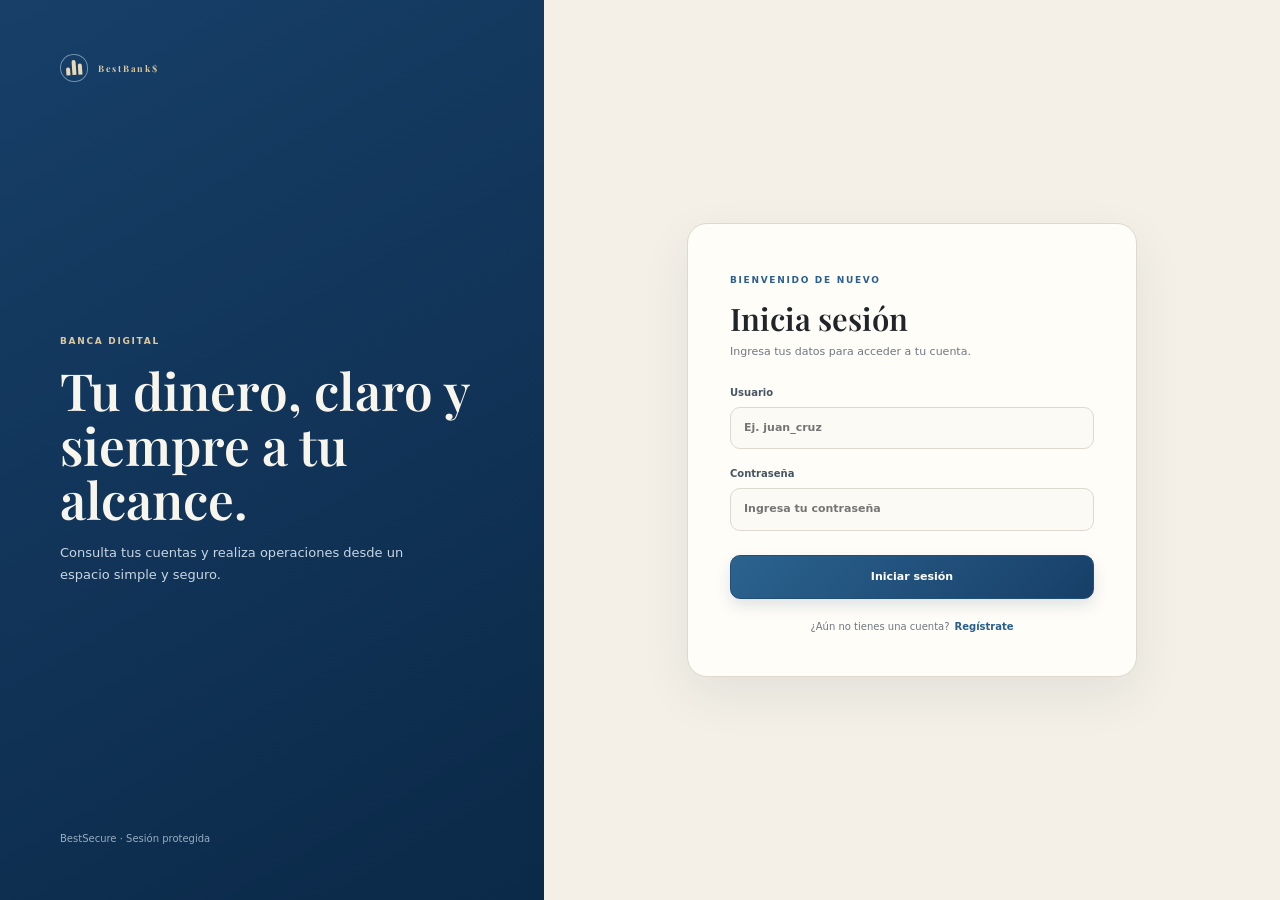
<file: equipo3/index.html>
<!DOCTYPE html>
<html lang="es">
    <head>
        <meta charset="utf-8">
        <meta name="viewport" content="width=device-width, initial-scale=1">
        <title>BestBank$ | Inicia sesión</title>
        <link href="https://cdn.jsdelivr.net/npm/bootstrap@5.3.3/dist/css/bootstrap.min.css" rel="stylesheet">
        <link href="css/styles.css" rel="stylesheet">
    </head>
    <body>
        <svg width="0" height="0" style="position:absolute" aria-hidden="true"><symbol id="i-home" viewBox="0 0 24 24"><path d="M3 11.5 12 4l9 7.5"/> <path d="M5.5 10v10h13V10M9 20v-6h6v6"/></symbol><symbol id="i-activity" viewBox="0 0 24 24"><path d="M4 19V9M10 19V5M16 19v-7M22 19H2"/></symbol><symbol id="i-send" viewBox="0 0 24 24"><path d="m22 2-9 20-4-9-9-4Z"/> <path d="M22 2 9 13"/></symbol><symbol id="i-download" viewBox="0 0 24 24"><path d="M12 3v13m0 0 5-5m-5 5-5-5"/> <path d="M4 21h16"/></symbol><symbol id="i-users" viewBox="0 0 24 24"><path d="M16 21v-2a4 4 0 0 0-4-4H6a4 4 0 0 0-4 4v2"/> <circle cx="9" cy="7" r="4"/> <path d="M22 21v-2a4 4 0 0 0-3-3.87M16 3.13a4 4 0 0 1 0 7.75"/></symbol><symbol id="i-bell" viewBox="0 0 24 24"><path d="M18 8a6 6 0 0 0-12 0c0 7-3 7-3 9h18c0-2-3-2-3-9"/> <path d="M10 21h4"/></symbol><symbol id="i-eye" viewBox="0 0 24 24"><path d="M2 12s3.5-7 10-7 10 7 10 7-3.5 7-10 7S2 12 2 12Z"/> <circle cx="12" cy="12" r="3"/></symbol><symbol id="i-eyeOff" viewBox="0 0 24 24"><path d="m3 3 18 18M10.6 10.6a2 2 0 0 0 2.8 2.8M9.8 4.2A10.7 10.7 0 0 1 12 4c6.5 0 10 8 10 8a15 15 0 0 1-2.1 3.2M6.2 6.2C3.4 8.1 2 12 2 12s3.5 8 10 8a9.8 9.8 0 0 0 3.8-.8"/></symbol><symbol id="i-arrowUp" viewBox="0 0 24 24"><path d="m18 15-6-6-6 6"/></symbol><symbol id="i-arrowDown" viewBox="0 0 24 24"><path d="m6 9 6 6 6-6"/></symbol><symbol id="i-plus" viewBox="0 0 24 24"><path d="M12 5v14M5 12h14"/></symbol><symbol id="i-search" viewBox="0 0 24 24"><circle cx="11" cy="11" r="7"/> <path d="m20 20-4-4"/></symbol><symbol id="i-chevron" viewBox="0 0 24 24"><path d="m9 18 6-6-6-6"/></symbol><symbol id="i-menu" viewBox="0 0 24 24"><path d="M4 7h16M4 12h16M4 17h16"/></symbol><symbol id="i-close" viewBox="0 0 24 24"><path d="m6 6 12 12M18 6 6 18"/></symbol><symbol id="i-check" viewBox="0 0 24 24"><path d="m5 12 4 4L19 6"/></symbol><symbol id="i-card" viewBox="0 0 24 24"><rect x="2.5" y="5" width="19" height="14" rx="2"/> <path d="M2.5 10h19"/></symbol><symbol id="i-settings" viewBox="0 0 24 24"><circle cx="12" cy="12" r="3"/> <path d="M19.4 15a1.6 1.6 0 0 0 .3 1.8l.1.1-2.9 2.9-.1-.1a1.6 1.6 0 0 0-1.8-.3 1.6 1.6 0 0 0-1 1.5V21h-4v-.1a1.6 1.6 0 0 0-1-1.5 1.6 1.6 0 0 0-1.8.3l-.1.1-2.9-2.9.1-.1a1.6 1.6 0 0 0 .3-1.8A1.6 1.6 0 0 0 3.1 14H3v-4h.1a1.6 1.6 0 0 0 1.5-1 1.6 1.6 0 0 0-.3-1.8l-.1-.1 2.9-2.9.1.1a1.6 1.6 0 0 0 1.8.3 1.6 1.6 0 0 0 1-1.5V3h4v.1a1.6 1.6 0 0 0 1 1.5 1.6 1.6 0 0 0 1.8-.3l.1-.1 2.9 2.9-.1.1a1.6 1.6 0 0 0-.3 1.8 1.6 1.6 0 0 0 1.5 1h.1v4h-.1a1.6 1.6 0 0 0-1.5 1Z"/></symbol><symbol id="i-help" viewBox="0 0 24 24"><circle cx="12" cy="12" r="9"/> <path d="M9.8 9a2.4 2.4 0 1 1 3.3 2.2c-.7.3-1.1.8-1.1 1.8M12 17h.01"/></symbol></svg>
        <main class="auth-page ">
            <section class="auth-brand"><div class="logo"><span class="logo-mark"><i></i><i></i><i></i></span><span>BestBank<em>$</em></span></div><div><span>BANCA DIGITAL</span><h1>Tu dinero, claro y siempre a tu alcance.</h1><p>Consulta tus cuentas y realiza operaciones desde un espacio simple y seguro.</p></div><small>BestSecure · Sesión protegida</small></section>
            <form class="auth-card" action="inicio.html">
                <span>BIENVENIDO DE NUEVO</span><h2>Inicia sesión</h2><p>Ingresa tus datos para acceder a tu cuenta.</p>
                <label>Usuario<input required autocomplete="username" placeholder="Ej. juan_cruz"></label>
                <label>Contraseña<input required type="password" autocomplete="current-password" placeholder="Ingresa tu contraseña"></label>
                <button class="primary-button auth-submit" type="submit">Iniciar sesión</button>
                <div class="auth-switch">¿Aún no tienes una cuenta? <a href="registro.html">Regístrate</a></div></form>
        </main>
    </body>
</html>
</file>
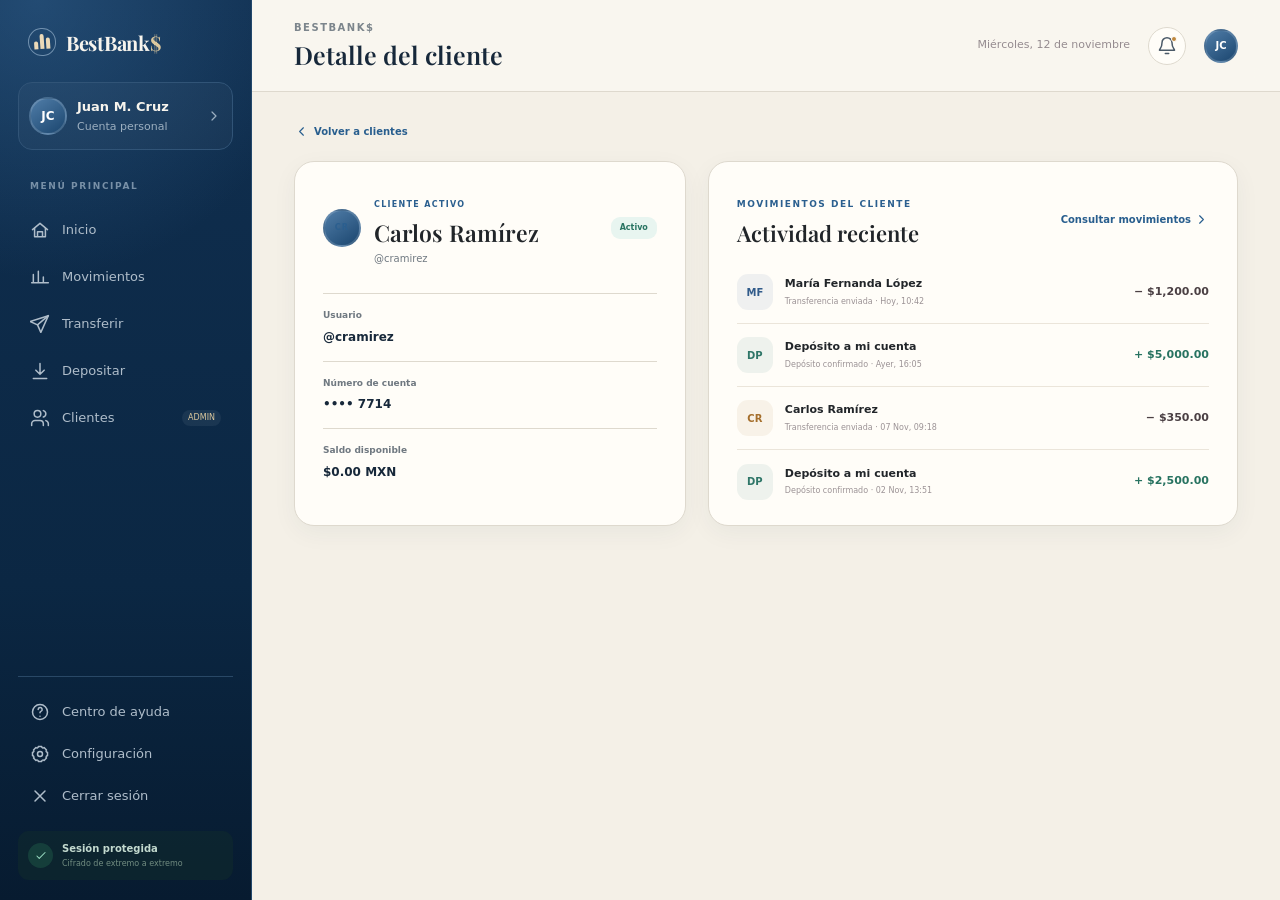
<file: equipo3/cliente-carlos.html>
<!DOCTYPE html>
<html lang="es">
<head>
<meta charset="utf-8">
<meta name="viewport" content="width=device-width, initial-scale=1">
<title>BestBank$ | Detalle del cliente</title>
<link href="https://cdn.jsdelivr.net/npm/bootstrap@5.3.3/dist/css/bootstrap.min.css" rel="stylesheet">
<link href="css/styles.css" rel="stylesheet">
</head>
<body>
<svg width="0" height="0" style="position:absolute" aria-hidden="true"><symbol id="i-home" viewBox="0 0 24 24"><path d="M3 11.5 12 4l9 7.5" /> <path d="M5.5 10v10h13V10M9 20v-6h6v6" /></symbol><symbol id="i-activity" viewBox="0 0 24 24"><path d="M4 19V9M10 19V5M16 19v-7M22 19H2" /></symbol><symbol id="i-send" viewBox="0 0 24 24"><path d="m22 2-9 20-4-9-9-4Z" /> <path d="M22 2 9 13" /></symbol><symbol id="i-download" viewBox="0 0 24 24"><path d="M12 3v13m0 0 5-5m-5 5-5-5" /> <path d="M4 21h16" /></symbol><symbol id="i-users" viewBox="0 0 24 24"><path d="M16 21v-2a4 4 0 0 0-4-4H6a4 4 0 0 0-4 4v2" /> <circle cx="9" cy="7" r="4" /> <path d="M22 21v-2a4 4 0 0 0-3-3.87M16 3.13a4 4 0 0 1 0 7.75" /></symbol><symbol id="i-bell" viewBox="0 0 24 24"><path d="M18 8a6 6 0 0 0-12 0c0 7-3 7-3 9h18c0-2-3-2-3-9" /> <path d="M10 21h4" /></symbol><symbol id="i-eye" viewBox="0 0 24 24"><path d="M2 12s3.5-7 10-7 10 7 10 7-3.5 7-10 7S2 12 2 12Z" /> <circle cx="12" cy="12" r="3" /></symbol><symbol id="i-eyeOff" viewBox="0 0 24 24"><path d="m3 3 18 18M10.6 10.6a2 2 0 0 0 2.8 2.8M9.8 4.2A10.7 10.7 0 0 1 12 4c6.5 0 10 8 10 8a15 15 0 0 1-2.1 3.2M6.2 6.2C3.4 8.1 2 12 2 12s3.5 8 10 8a9.8 9.8 0 0 0 3.8-.8" /></symbol><symbol id="i-arrowUp" viewBox="0 0 24 24"><path d="m18 15-6-6-6 6" /></symbol><symbol id="i-arrowDown" viewBox="0 0 24 24"><path d="m6 9 6 6 6-6" /></symbol><symbol id="i-plus" viewBox="0 0 24 24"><path d="M12 5v14M5 12h14" /></symbol><symbol id="i-search" viewBox="0 0 24 24"><circle cx="11" cy="11" r="7" /> <path d="m20 20-4-4" /></symbol><symbol id="i-chevron" viewBox="0 0 24 24"><path d="m9 18 6-6-6-6" /></symbol><symbol id="i-menu" viewBox="0 0 24 24"><path d="M4 7h16M4 12h16M4 17h16" /></symbol><symbol id="i-close" viewBox="0 0 24 24"><path d="m6 6 12 12M18 6 6 18" /></symbol><symbol id="i-check" viewBox="0 0 24 24"><path d="m5 12 4 4L19 6" /></symbol><symbol id="i-card" viewBox="0 0 24 24"><rect x="2.5" y="5" width="19" height="14" rx="2" /> <path d="M2.5 10h19" /></symbol><symbol id="i-settings" viewBox="0 0 24 24"><circle cx="12" cy="12" r="3" /> <path d="M19.4 15a1.6 1.6 0 0 0 .3 1.8l.1.1-2.9 2.9-.1-.1a1.6 1.6 0 0 0-1.8-.3 1.6 1.6 0 0 0-1 1.5V21h-4v-.1a1.6 1.6 0 0 0-1-1.5 1.6 1.6 0 0 0-1.8.3l-.1.1-2.9-2.9.1-.1a1.6 1.6 0 0 0 .3-1.8A1.6 1.6 0 0 0 3.1 14H3v-4h.1a1.6 1.6 0 0 0 1.5-1 1.6 1.6 0 0 0-.3-1.8l-.1-.1 2.9-2.9.1.1a1.6 1.6 0 0 0 1.8.3 1.6 1.6 0 0 0 1-1.5V3h4v.1a1.6 1.6 0 0 0 1 1.5 1.6 1.6 0 0 0 1.8-.3l.1-.1 2.9 2.9-.1.1a1.6 1.6 0 0 0-.3 1.8 1.6 1.6 0 0 0 1.5 1h.1v4h-.1a1.6 1.6 0 0 0-1.5 1Z" /></symbol><symbol id="i-help" viewBox="0 0 24 24"><circle cx="12" cy="12" r="9" /> <path d="M9.8 9a2.4 2.4 0 1 1 3.3 2.2c-.7.3-1.1.8-1.1 1.8M12 17h.01" /></symbol></svg>
<div class="app-shell">
<input type="checkbox" id="menu-toggle" class="menu-toggle visually-hidden" aria-label="Abrir o cerrar menú">
<aside class="sidebar">
  <div class="sidebar-head"><div class="logo"><span class="logo-mark"><i></i><i></i><i></i></span><span>BestBank<em>$</em></span></div><label for="menu-toggle" class="icon-button close-menu" aria-label="Cerrar menú"><svg width="20" height="20" viewBox="0 0 24 24" fill="none" stroke="currentColor" stroke-width="1.8" stroke-linecap="round" stroke-linejoin="round" aria-hidden="true"><use href="#i-close"/></svg></label></div>
  <div class="profile-mini"><span class="avatar avatar-normal">JC</span><div><strong>Juan M. Cruz</strong><span>Cuenta personal</span></div><a href="clientes.html" aria-label="Abrir perfil"><svg width="16" height="16" viewBox="0 0 24 24" fill="none" stroke="currentColor" stroke-width="1.8" stroke-linecap="round" stroke-linejoin="round" aria-hidden="true"><use href="#i-chevron"/></svg></a></div>
  <nav class="nav-list" aria-label="Navegación principal"><span class="nav-caption">MENÚ PRINCIPAL</span><a href="inicio.html"><svg width="20" height="20" viewBox="0 0 24 24" fill="none" stroke="currentColor" stroke-width="1.8" stroke-linecap="round" stroke-linejoin="round" aria-hidden="true"><use href="#i-home"/></svg><span>Inicio</span></a><a href="movimientos.html"><svg width="20" height="20" viewBox="0 0 24 24" fill="none" stroke="currentColor" stroke-width="1.8" stroke-linecap="round" stroke-linejoin="round" aria-hidden="true"><use href="#i-activity"/></svg><span>Movimientos</span></a><a href="transferir.html"><svg width="20" height="20" viewBox="0 0 24 24" fill="none" stroke="currentColor" stroke-width="1.8" stroke-linecap="round" stroke-linejoin="round" aria-hidden="true"><use href="#i-send"/></svg><span>Transferir</span></a><a href="depositar.html"><svg width="20" height="20" viewBox="0 0 24 24" fill="none" stroke="currentColor" stroke-width="1.8" stroke-linecap="round" stroke-linejoin="round" aria-hidden="true"><use href="#i-download"/></svg><span>Depositar</span></a><a href="clientes.html"><svg width="20" height="20" viewBox="0 0 24 24" fill="none" stroke="currentColor" stroke-width="1.8" stroke-linecap="round" stroke-linejoin="round" aria-hidden="true"><use href="#i-users"/></svg><span>Clientes</span><small>Admin</small></a></nav>
  <div class="sidebar-bottom">
    <a href="#notif"><svg width="20" height="20" viewBox="0 0 24 24" fill="none" stroke="currentColor" stroke-width="1.8" stroke-linecap="round" stroke-linejoin="round" aria-hidden="true"><use href="#i-help"/></svg><span>Centro de ayuda</span></a>
    <a href="#notif"><svg width="20" height="20" viewBox="0 0 24 24" fill="none" stroke="currentColor" stroke-width="1.8" stroke-linecap="round" stroke-linejoin="round" aria-hidden="true"><use href="#i-settings"/></svg><span>Configuración</span></a>
    <a href="index.html"><svg width="20" height="20" viewBox="0 0 24 24" fill="none" stroke="currentColor" stroke-width="1.8" stroke-linecap="round" stroke-linejoin="round" aria-hidden="true"><use href="#i-close"/></svg><span>Cerrar sesión</span></a>
    <div class="secure-chip"><span><svg width="14" height="14" viewBox="0 0 24 24" fill="none" stroke="currentColor" stroke-width="1.8" stroke-linecap="round" stroke-linejoin="round" aria-hidden="true"><use href="#i-check"/></svg></span><div><strong>Sesión protegida</strong><small>Cifrado de extremo a extremo</small></div></div>
  </div>
</aside>
<label class="backdrop" for="menu-toggle" aria-label="Cerrar menú"></label>
<main class="main">
  <header class="topbar">
    <div class="topbar-title"><label for="menu-toggle" class="icon-button menu-button" aria-label="Abrir menú"><svg width="20" height="20" viewBox="0 0 24 24" fill="none" stroke="currentColor" stroke-width="1.8" stroke-linecap="round" stroke-linejoin="round" aria-hidden="true"><use href="#i-menu"/></svg></label>
      <div><span>BestBank$</span><h1>Detalle del cliente</h1></div></div>
    <div class="topbar-actions"><span class="date-label">Miércoles, 12 de noviembre</span>
      <a class="icon-button has-alert" href="#notif" aria-label="Notificaciones"><svg width="20" height="20" viewBox="0 0 24 24" fill="none" stroke="currentColor" stroke-width="1.8" stroke-linecap="round" stroke-linejoin="round" aria-hidden="true"><use href="#i-bell"/></svg></a><span class="avatar avatar-small">JC</span></div>
  </header>
  <div class="content">
<div class="client-detail fade-in"><a class="detail-back" href="clientes.html"><svg width="15" height="15" viewBox="0 0 24 24" fill="none" stroke="currentColor" stroke-width="1.8" stroke-linecap="round" stroke-linejoin="round" aria-hidden="true"><use href="#i-chevron"/></svg> Volver a clientes</a>
<section class="detail-profile"><div class="detail-profile-head"><span class="avatar avatar-normal">CR</span><div><span>CLIENTE ACTIVO</span><h2>Carlos Ramírez</h2><p>@cramirez</p></div><em>Activo</em></div>
<dl class="detail-facts"><div><dt>Usuario</dt><dd>@cramirez</dd></div><div><dt>Número de cuenta</dt><dd>•••• 7714</dd></div><div><dt>Saldo disponible</dt><dd>$0.00 MXN</dd></div></dl></section>
<section class="detail-movements"><div class="section-title inline"><div><span>MOVIMIENTOS DEL CLIENTE</span><h2>Actividad reciente</h2></div><a href="movimientos.html">Consultar movimientos <svg width="15" height="15" viewBox="0 0 24 24" fill="none" stroke="currentColor" stroke-width="1.8" stroke-linecap="round" stroke-linejoin="round" aria-hidden="true"><use href="#i-chevron"/></svg></a></div>
<div class="transaction-list"><div class="transaction sal"><span class="transaction-avatar" style="background:#315b8a14;color:#315b8a">MF</span><div><strong>María Fernanda López</strong><span>Transferencia enviada · Hoy, 10:42</span></div><b class="">− $1,200.00</b></div><div class="transaction ent"><span class="transaction-avatar" style="background:#2f766814;color:#2f7668">DP</span><div><strong>Depósito a mi cuenta</strong><span>Depósito confirmado · Ayer, 16:05</span></div><b class="positive">+ $5,000.00</b></div><div class="transaction sal"><span class="transaction-avatar" style="background:#a56f2c14;color:#a56f2c">CR</span><div><strong>Carlos Ramírez</strong><span>Transferencia enviada · 07 Nov, 09:18</span></div><b class="">− $350.00</b></div><div class="transaction ent"><span class="transaction-avatar" style="background:#2f766814;color:#2f7668">DP</span><div><strong>Depósito a mi cuenta</strong><span>Depósito confirmado · 02 Nov, 13:51</span></div><b class="positive">+ $2,500.00</b></div></div></section></div>
  </div>
</main>
<div class="aviso" id="notif" role="status"><span><svg width="16" height="16" viewBox="0 0 24 24" fill="none" stroke="currentColor" stroke-width="1.8" stroke-linecap="round" stroke-linejoin="round" aria-hidden="true"><use href="#i-check"/></svg></span>No tienes notificaciones pendientes</div>
</div>
</body>
</html>
</file>
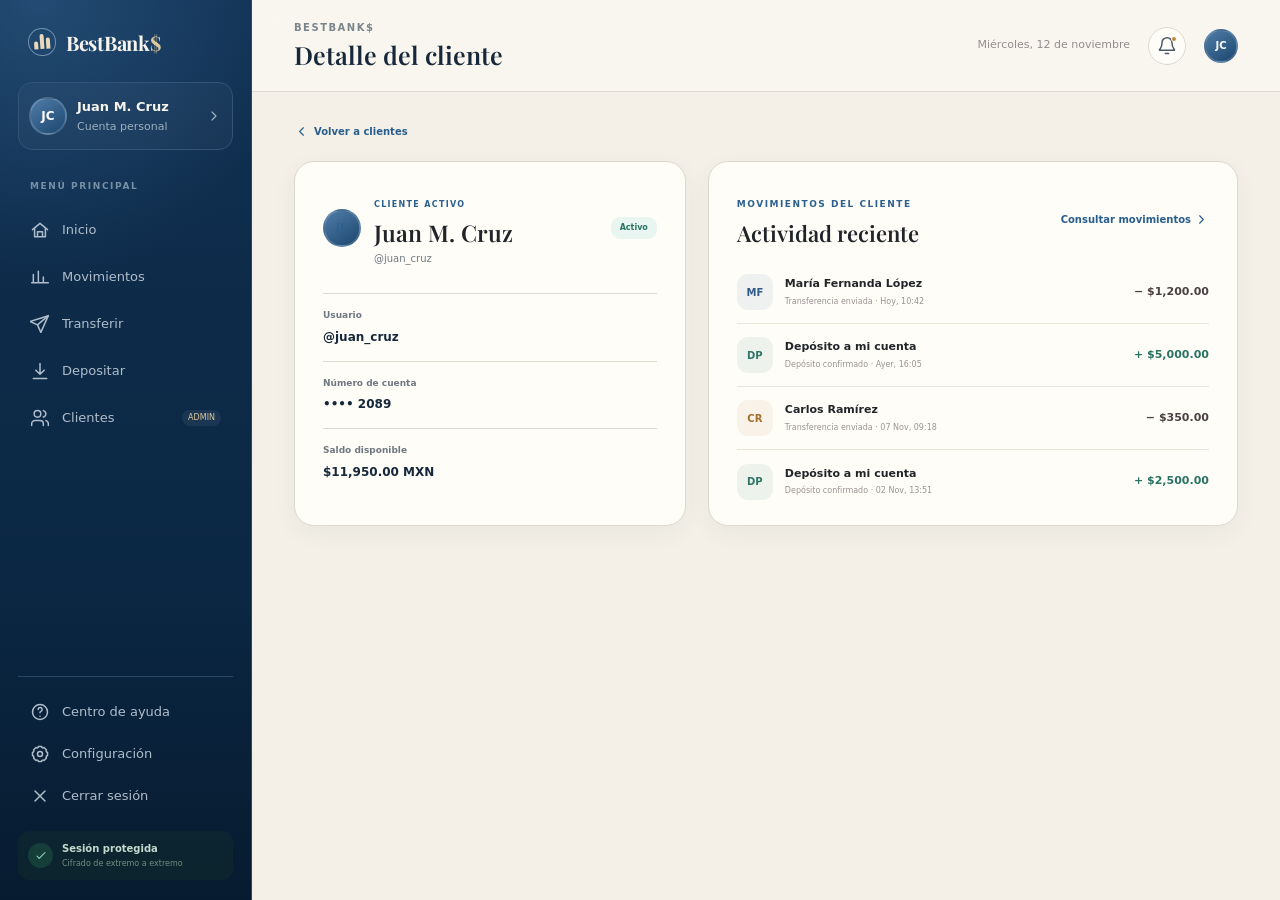
<file: equipo3/cliente-juan.html>
<!DOCTYPE html>
<html lang="es">
<head>
<meta charset="utf-8">
<meta name="viewport" content="width=device-width, initial-scale=1">
<title>BestBank$ | Detalle del cliente</title>
<link href="https://cdn.jsdelivr.net/npm/bootstrap@5.3.3/dist/css/bootstrap.min.css" rel="stylesheet">
<link href="css/styles.css" rel="stylesheet">
</head>
<body>
<svg width="0" height="0" style="position:absolute" aria-hidden="true"><symbol id="i-home" viewBox="0 0 24 24"><path d="M3 11.5 12 4l9 7.5" /> <path d="M5.5 10v10h13V10M9 20v-6h6v6" /></symbol><symbol id="i-activity" viewBox="0 0 24 24"><path d="M4 19V9M10 19V5M16 19v-7M22 19H2" /></symbol><symbol id="i-send" viewBox="0 0 24 24"><path d="m22 2-9 20-4-9-9-4Z" /> <path d="M22 2 9 13" /></symbol><symbol id="i-download" viewBox="0 0 24 24"><path d="M12 3v13m0 0 5-5m-5 5-5-5" /> <path d="M4 21h16" /></symbol><symbol id="i-users" viewBox="0 0 24 24"><path d="M16 21v-2a4 4 0 0 0-4-4H6a4 4 0 0 0-4 4v2" /> <circle cx="9" cy="7" r="4" /> <path d="M22 21v-2a4 4 0 0 0-3-3.87M16 3.13a4 4 0 0 1 0 7.75" /></symbol><symbol id="i-bell" viewBox="0 0 24 24"><path d="M18 8a6 6 0 0 0-12 0c0 7-3 7-3 9h18c0-2-3-2-3-9" /> <path d="M10 21h4" /></symbol><symbol id="i-eye" viewBox="0 0 24 24"><path d="M2 12s3.5-7 10-7 10 7 10 7-3.5 7-10 7S2 12 2 12Z" /> <circle cx="12" cy="12" r="3" /></symbol><symbol id="i-eyeOff" viewBox="0 0 24 24"><path d="m3 3 18 18M10.6 10.6a2 2 0 0 0 2.8 2.8M9.8 4.2A10.7 10.7 0 0 1 12 4c6.5 0 10 8 10 8a15 15 0 0 1-2.1 3.2M6.2 6.2C3.4 8.1 2 12 2 12s3.5 8 10 8a9.8 9.8 0 0 0 3.8-.8" /></symbol><symbol id="i-arrowUp" viewBox="0 0 24 24"><path d="m18 15-6-6-6 6" /></symbol><symbol id="i-arrowDown" viewBox="0 0 24 24"><path d="m6 9 6 6 6-6" /></symbol><symbol id="i-plus" viewBox="0 0 24 24"><path d="M12 5v14M5 12h14" /></symbol><symbol id="i-search" viewBox="0 0 24 24"><circle cx="11" cy="11" r="7" /> <path d="m20 20-4-4" /></symbol><symbol id="i-chevron" viewBox="0 0 24 24"><path d="m9 18 6-6-6-6" /></symbol><symbol id="i-menu" viewBox="0 0 24 24"><path d="M4 7h16M4 12h16M4 17h16" /></symbol><symbol id="i-close" viewBox="0 0 24 24"><path d="m6 6 12 12M18 6 6 18" /></symbol><symbol id="i-check" viewBox="0 0 24 24"><path d="m5 12 4 4L19 6" /></symbol><symbol id="i-card" viewBox="0 0 24 24"><rect x="2.5" y="5" width="19" height="14" rx="2" /> <path d="M2.5 10h19" /></symbol><symbol id="i-settings" viewBox="0 0 24 24"><circle cx="12" cy="12" r="3" /> <path d="M19.4 15a1.6 1.6 0 0 0 .3 1.8l.1.1-2.9 2.9-.1-.1a1.6 1.6 0 0 0-1.8-.3 1.6 1.6 0 0 0-1 1.5V21h-4v-.1a1.6 1.6 0 0 0-1-1.5 1.6 1.6 0 0 0-1.8.3l-.1.1-2.9-2.9.1-.1a1.6 1.6 0 0 0 .3-1.8A1.6 1.6 0 0 0 3.1 14H3v-4h.1a1.6 1.6 0 0 0 1.5-1 1.6 1.6 0 0 0-.3-1.8l-.1-.1 2.9-2.9.1.1a1.6 1.6 0 0 0 1.8.3 1.6 1.6 0 0 0 1-1.5V3h4v.1a1.6 1.6 0 0 0 1 1.5 1.6 1.6 0 0 0 1.8-.3l.1-.1 2.9 2.9-.1.1a1.6 1.6 0 0 0-.3 1.8 1.6 1.6 0 0 0 1.5 1h.1v4h-.1a1.6 1.6 0 0 0-1.5 1Z" /></symbol><symbol id="i-help" viewBox="0 0 24 24"><circle cx="12" cy="12" r="9" /> <path d="M9.8 9a2.4 2.4 0 1 1 3.3 2.2c-.7.3-1.1.8-1.1 1.8M12 17h.01" /></symbol></svg>
<div class="app-shell">
<input type="checkbox" id="menu-toggle" class="menu-toggle visually-hidden" aria-label="Abrir o cerrar menú">
<aside class="sidebar">
  <div class="sidebar-head"><div class="logo"><span class="logo-mark"><i></i><i></i><i></i></span><span>BestBank<em>$</em></span></div><label for="menu-toggle" class="icon-button close-menu" aria-label="Cerrar menú"><svg width="20" height="20" viewBox="0 0 24 24" fill="none" stroke="currentColor" stroke-width="1.8" stroke-linecap="round" stroke-linejoin="round" aria-hidden="true"><use href="#i-close"/></svg></label></div>
  <div class="profile-mini"><span class="avatar avatar-normal">JC</span><div><strong>Juan M. Cruz</strong><span>Cuenta personal</span></div><a href="clientes.html" aria-label="Abrir perfil"><svg width="16" height="16" viewBox="0 0 24 24" fill="none" stroke="currentColor" stroke-width="1.8" stroke-linecap="round" stroke-linejoin="round" aria-hidden="true"><use href="#i-chevron"/></svg></a></div>
  <nav class="nav-list" aria-label="Navegación principal"><span class="nav-caption">MENÚ PRINCIPAL</span><a href="inicio.html"><svg width="20" height="20" viewBox="0 0 24 24" fill="none" stroke="currentColor" stroke-width="1.8" stroke-linecap="round" stroke-linejoin="round" aria-hidden="true"><use href="#i-home"/></svg><span>Inicio</span></a><a href="movimientos.html"><svg width="20" height="20" viewBox="0 0 24 24" fill="none" stroke="currentColor" stroke-width="1.8" stroke-linecap="round" stroke-linejoin="round" aria-hidden="true"><use href="#i-activity"/></svg><span>Movimientos</span></a><a href="transferir.html"><svg width="20" height="20" viewBox="0 0 24 24" fill="none" stroke="currentColor" stroke-width="1.8" stroke-linecap="round" stroke-linejoin="round" aria-hidden="true"><use href="#i-send"/></svg><span>Transferir</span></a><a href="depositar.html"><svg width="20" height="20" viewBox="0 0 24 24" fill="none" stroke="currentColor" stroke-width="1.8" stroke-linecap="round" stroke-linejoin="round" aria-hidden="true"><use href="#i-download"/></svg><span>Depositar</span></a><a href="clientes.html"><svg width="20" height="20" viewBox="0 0 24 24" fill="none" stroke="currentColor" stroke-width="1.8" stroke-linecap="round" stroke-linejoin="round" aria-hidden="true"><use href="#i-users"/></svg><span>Clientes</span><small>Admin</small></a></nav>
  <div class="sidebar-bottom">
    <a href="#notif"><svg width="20" height="20" viewBox="0 0 24 24" fill="none" stroke="currentColor" stroke-width="1.8" stroke-linecap="round" stroke-linejoin="round" aria-hidden="true"><use href="#i-help"/></svg><span>Centro de ayuda</span></a>
    <a href="#notif"><svg width="20" height="20" viewBox="0 0 24 24" fill="none" stroke="currentColor" stroke-width="1.8" stroke-linecap="round" stroke-linejoin="round" aria-hidden="true"><use href="#i-settings"/></svg><span>Configuración</span></a>
    <a href="index.html"><svg width="20" height="20" viewBox="0 0 24 24" fill="none" stroke="currentColor" stroke-width="1.8" stroke-linecap="round" stroke-linejoin="round" aria-hidden="true"><use href="#i-close"/></svg><span>Cerrar sesión</span></a>
    <div class="secure-chip"><span><svg width="14" height="14" viewBox="0 0 24 24" fill="none" stroke="currentColor" stroke-width="1.8" stroke-linecap="round" stroke-linejoin="round" aria-hidden="true"><use href="#i-check"/></svg></span><div><strong>Sesión protegida</strong><small>Cifrado de extremo a extremo</small></div></div>
  </div>
</aside>
<label class="backdrop" for="menu-toggle" aria-label="Cerrar menú"></label>
<main class="main">
  <header class="topbar">
    <div class="topbar-title"><label for="menu-toggle" class="icon-button menu-button" aria-label="Abrir menú"><svg width="20" height="20" viewBox="0 0 24 24" fill="none" stroke="currentColor" stroke-width="1.8" stroke-linecap="round" stroke-linejoin="round" aria-hidden="true"><use href="#i-menu"/></svg></label>
      <div><span>BestBank$</span><h1>Detalle del cliente</h1></div></div>
    <div class="topbar-actions"><span class="date-label">Miércoles, 12 de noviembre</span>
      <a class="icon-button has-alert" href="#notif" aria-label="Notificaciones"><svg width="20" height="20" viewBox="0 0 24 24" fill="none" stroke="currentColor" stroke-width="1.8" stroke-linecap="round" stroke-linejoin="round" aria-hidden="true"><use href="#i-bell"/></svg></a><span class="avatar avatar-small">JC</span></div>
  </header>
  <div class="content">
<div class="client-detail fade-in"><a class="detail-back" href="clientes.html"><svg width="15" height="15" viewBox="0 0 24 24" fill="none" stroke="currentColor" stroke-width="1.8" stroke-linecap="round" stroke-linejoin="round" aria-hidden="true"><use href="#i-chevron"/></svg> Volver a clientes</a>
<section class="detail-profile"><div class="detail-profile-head"><span class="avatar avatar-normal">JC</span><div><span>CLIENTE ACTIVO</span><h2>Juan M. Cruz</h2><p>@juan_cruz</p></div><em>Activo</em></div>
<dl class="detail-facts"><div><dt>Usuario</dt><dd>@juan_cruz</dd></div><div><dt>Número de cuenta</dt><dd>•••• 2089</dd></div><div><dt>Saldo disponible</dt><dd>$11,950.00 MXN</dd></div></dl></section>
<section class="detail-movements"><div class="section-title inline"><div><span>MOVIMIENTOS DEL CLIENTE</span><h2>Actividad reciente</h2></div><a href="movimientos.html">Consultar movimientos <svg width="15" height="15" viewBox="0 0 24 24" fill="none" stroke="currentColor" stroke-width="1.8" stroke-linecap="round" stroke-linejoin="round" aria-hidden="true"><use href="#i-chevron"/></svg></a></div>
<div class="transaction-list"><div class="transaction sal"><span class="transaction-avatar" style="background:#315b8a14;color:#315b8a">MF</span><div><strong>María Fernanda López</strong><span>Transferencia enviada · Hoy, 10:42</span></div><b class="">− $1,200.00</b></div><div class="transaction ent"><span class="transaction-avatar" style="background:#2f766814;color:#2f7668">DP</span><div><strong>Depósito a mi cuenta</strong><span>Depósito confirmado · Ayer, 16:05</span></div><b class="positive">+ $5,000.00</b></div><div class="transaction sal"><span class="transaction-avatar" style="background:#a56f2c14;color:#a56f2c">CR</span><div><strong>Carlos Ramírez</strong><span>Transferencia enviada · 07 Nov, 09:18</span></div><b class="">− $350.00</b></div><div class="transaction ent"><span class="transaction-avatar" style="background:#2f766814;color:#2f7668">DP</span><div><strong>Depósito a mi cuenta</strong><span>Depósito confirmado · 02 Nov, 13:51</span></div><b class="positive">+ $2,500.00</b></div></div></section></div>
  </div>
</main>
<div class="aviso" id="notif" role="status"><span><svg width="16" height="16" viewBox="0 0 24 24" fill="none" stroke="currentColor" stroke-width="1.8" stroke-linecap="round" stroke-linejoin="round" aria-hidden="true"><use href="#i-check"/></svg></span>No tienes notificaciones pendientes</div>
</div>
</body>
</html>
</file>
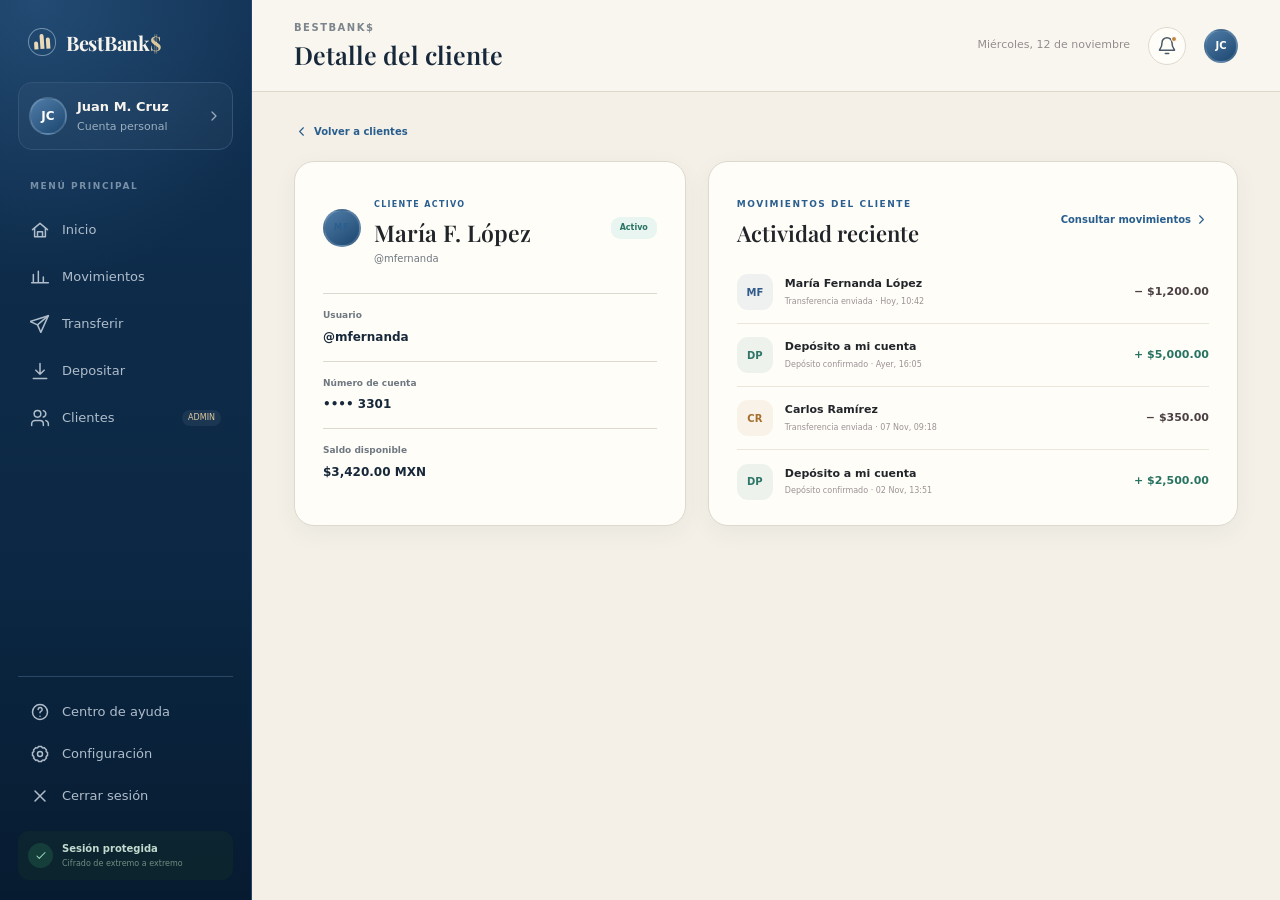
<file: equipo3/cliente-maria.html>
<!DOCTYPE html>
<html lang="es">
<head>
<meta charset="utf-8">
<meta name="viewport" content="width=device-width, initial-scale=1">
<title>BestBank$ | Detalle del cliente</title>
<link href="https://cdn.jsdelivr.net/npm/bootstrap@5.3.3/dist/css/bootstrap.min.css" rel="stylesheet">
<link href="css/styles.css" rel="stylesheet">
</head>
<body>
<svg width="0" height="0" style="position:absolute" aria-hidden="true"><symbol id="i-home" viewBox="0 0 24 24"><path d="M3 11.5 12 4l9 7.5" /> <path d="M5.5 10v10h13V10M9 20v-6h6v6" /></symbol><symbol id="i-activity" viewBox="0 0 24 24"><path d="M4 19V9M10 19V5M16 19v-7M22 19H2" /></symbol><symbol id="i-send" viewBox="0 0 24 24"><path d="m22 2-9 20-4-9-9-4Z" /> <path d="M22 2 9 13" /></symbol><symbol id="i-download" viewBox="0 0 24 24"><path d="M12 3v13m0 0 5-5m-5 5-5-5" /> <path d="M4 21h16" /></symbol><symbol id="i-users" viewBox="0 0 24 24"><path d="M16 21v-2a4 4 0 0 0-4-4H6a4 4 0 0 0-4 4v2" /> <circle cx="9" cy="7" r="4" /> <path d="M22 21v-2a4 4 0 0 0-3-3.87M16 3.13a4 4 0 0 1 0 7.75" /></symbol><symbol id="i-bell" viewBox="0 0 24 24"><path d="M18 8a6 6 0 0 0-12 0c0 7-3 7-3 9h18c0-2-3-2-3-9" /> <path d="M10 21h4" /></symbol><symbol id="i-eye" viewBox="0 0 24 24"><path d="M2 12s3.5-7 10-7 10 7 10 7-3.5 7-10 7S2 12 2 12Z" /> <circle cx="12" cy="12" r="3" /></symbol><symbol id="i-eyeOff" viewBox="0 0 24 24"><path d="m3 3 18 18M10.6 10.6a2 2 0 0 0 2.8 2.8M9.8 4.2A10.7 10.7 0 0 1 12 4c6.5 0 10 8 10 8a15 15 0 0 1-2.1 3.2M6.2 6.2C3.4 8.1 2 12 2 12s3.5 8 10 8a9.8 9.8 0 0 0 3.8-.8" /></symbol><symbol id="i-arrowUp" viewBox="0 0 24 24"><path d="m18 15-6-6-6 6" /></symbol><symbol id="i-arrowDown" viewBox="0 0 24 24"><path d="m6 9 6 6 6-6" /></symbol><symbol id="i-plus" viewBox="0 0 24 24"><path d="M12 5v14M5 12h14" /></symbol><symbol id="i-search" viewBox="0 0 24 24"><circle cx="11" cy="11" r="7" /> <path d="m20 20-4-4" /></symbol><symbol id="i-chevron" viewBox="0 0 24 24"><path d="m9 18 6-6-6-6" /></symbol><symbol id="i-menu" viewBox="0 0 24 24"><path d="M4 7h16M4 12h16M4 17h16" /></symbol><symbol id="i-close" viewBox="0 0 24 24"><path d="m6 6 12 12M18 6 6 18" /></symbol><symbol id="i-check" viewBox="0 0 24 24"><path d="m5 12 4 4L19 6" /></symbol><symbol id="i-card" viewBox="0 0 24 24"><rect x="2.5" y="5" width="19" height="14" rx="2" /> <path d="M2.5 10h19" /></symbol><symbol id="i-settings" viewBox="0 0 24 24"><circle cx="12" cy="12" r="3" /> <path d="M19.4 15a1.6 1.6 0 0 0 .3 1.8l.1.1-2.9 2.9-.1-.1a1.6 1.6 0 0 0-1.8-.3 1.6 1.6 0 0 0-1 1.5V21h-4v-.1a1.6 1.6 0 0 0-1-1.5 1.6 1.6 0 0 0-1.8.3l-.1.1-2.9-2.9.1-.1a1.6 1.6 0 0 0 .3-1.8A1.6 1.6 0 0 0 3.1 14H3v-4h.1a1.6 1.6 0 0 0 1.5-1 1.6 1.6 0 0 0-.3-1.8l-.1-.1 2.9-2.9.1.1a1.6 1.6 0 0 0 1.8.3 1.6 1.6 0 0 0 1-1.5V3h4v.1a1.6 1.6 0 0 0 1 1.5 1.6 1.6 0 0 0 1.8-.3l.1-.1 2.9 2.9-.1.1a1.6 1.6 0 0 0-.3 1.8 1.6 1.6 0 0 0 1.5 1h.1v4h-.1a1.6 1.6 0 0 0-1.5 1Z" /></symbol><symbol id="i-help" viewBox="0 0 24 24"><circle cx="12" cy="12" r="9" /> <path d="M9.8 9a2.4 2.4 0 1 1 3.3 2.2c-.7.3-1.1.8-1.1 1.8M12 17h.01" /></symbol></svg>
<div class="app-shell">
<input type="checkbox" id="menu-toggle" class="menu-toggle visually-hidden" aria-label="Abrir o cerrar menú">
<aside class="sidebar">
  <div class="sidebar-head"><div class="logo"><span class="logo-mark"><i></i><i></i><i></i></span><span>BestBank<em>$</em></span></div><label for="menu-toggle" class="icon-button close-menu" aria-label="Cerrar menú"><svg width="20" height="20" viewBox="0 0 24 24" fill="none" stroke="currentColor" stroke-width="1.8" stroke-linecap="round" stroke-linejoin="round" aria-hidden="true"><use href="#i-close"/></svg></label></div>
  <div class="profile-mini"><span class="avatar avatar-normal">JC</span><div><strong>Juan M. Cruz</strong><span>Cuenta personal</span></div><a href="clientes.html" aria-label="Abrir perfil"><svg width="16" height="16" viewBox="0 0 24 24" fill="none" stroke="currentColor" stroke-width="1.8" stroke-linecap="round" stroke-linejoin="round" aria-hidden="true"><use href="#i-chevron"/></svg></a></div>
  <nav class="nav-list" aria-label="Navegación principal"><span class="nav-caption">MENÚ PRINCIPAL</span><a href="inicio.html"><svg width="20" height="20" viewBox="0 0 24 24" fill="none" stroke="currentColor" stroke-width="1.8" stroke-linecap="round" stroke-linejoin="round" aria-hidden="true"><use href="#i-home"/></svg><span>Inicio</span></a><a href="movimientos.html"><svg width="20" height="20" viewBox="0 0 24 24" fill="none" stroke="currentColor" stroke-width="1.8" stroke-linecap="round" stroke-linejoin="round" aria-hidden="true"><use href="#i-activity"/></svg><span>Movimientos</span></a><a href="transferir.html"><svg width="20" height="20" viewBox="0 0 24 24" fill="none" stroke="currentColor" stroke-width="1.8" stroke-linecap="round" stroke-linejoin="round" aria-hidden="true"><use href="#i-send"/></svg><span>Transferir</span></a><a href="depositar.html"><svg width="20" height="20" viewBox="0 0 24 24" fill="none" stroke="currentColor" stroke-width="1.8" stroke-linecap="round" stroke-linejoin="round" aria-hidden="true"><use href="#i-download"/></svg><span>Depositar</span></a><a href="clientes.html"><svg width="20" height="20" viewBox="0 0 24 24" fill="none" stroke="currentColor" stroke-width="1.8" stroke-linecap="round" stroke-linejoin="round" aria-hidden="true"><use href="#i-users"/></svg><span>Clientes</span><small>Admin</small></a></nav>
  <div class="sidebar-bottom">
    <a href="#notif"><svg width="20" height="20" viewBox="0 0 24 24" fill="none" stroke="currentColor" stroke-width="1.8" stroke-linecap="round" stroke-linejoin="round" aria-hidden="true"><use href="#i-help"/></svg><span>Centro de ayuda</span></a>
    <a href="#notif"><svg width="20" height="20" viewBox="0 0 24 24" fill="none" stroke="currentColor" stroke-width="1.8" stroke-linecap="round" stroke-linejoin="round" aria-hidden="true"><use href="#i-settings"/></svg><span>Configuración</span></a>
    <a href="index.html"><svg width="20" height="20" viewBox="0 0 24 24" fill="none" stroke="currentColor" stroke-width="1.8" stroke-linecap="round" stroke-linejoin="round" aria-hidden="true"><use href="#i-close"/></svg><span>Cerrar sesión</span></a>
    <div class="secure-chip"><span><svg width="14" height="14" viewBox="0 0 24 24" fill="none" stroke="currentColor" stroke-width="1.8" stroke-linecap="round" stroke-linejoin="round" aria-hidden="true"><use href="#i-check"/></svg></span><div><strong>Sesión protegida</strong><small>Cifrado de extremo a extremo</small></div></div>
  </div>
</aside>
<label class="backdrop" for="menu-toggle" aria-label="Cerrar menú"></label>
<main class="main">
  <header class="topbar">
    <div class="topbar-title"><label for="menu-toggle" class="icon-button menu-button" aria-label="Abrir menú"><svg width="20" height="20" viewBox="0 0 24 24" fill="none" stroke="currentColor" stroke-width="1.8" stroke-linecap="round" stroke-linejoin="round" aria-hidden="true"><use href="#i-menu"/></svg></label>
      <div><span>BestBank$</span><h1>Detalle del cliente</h1></div></div>
    <div class="topbar-actions"><span class="date-label">Miércoles, 12 de noviembre</span>
      <a class="icon-button has-alert" href="#notif" aria-label="Notificaciones"><svg width="20" height="20" viewBox="0 0 24 24" fill="none" stroke="currentColor" stroke-width="1.8" stroke-linecap="round" stroke-linejoin="round" aria-hidden="true"><use href="#i-bell"/></svg></a><span class="avatar avatar-small">JC</span></div>
  </header>
  <div class="content">
<div class="client-detail fade-in"><a class="detail-back" href="clientes.html"><svg width="15" height="15" viewBox="0 0 24 24" fill="none" stroke="currentColor" stroke-width="1.8" stroke-linecap="round" stroke-linejoin="round" aria-hidden="true"><use href="#i-chevron"/></svg> Volver a clientes</a>
<section class="detail-profile"><div class="detail-profile-head"><span class="avatar avatar-normal">MF</span><div><span>CLIENTE ACTIVO</span><h2>María F. López</h2><p>@mfernanda</p></div><em>Activo</em></div>
<dl class="detail-facts"><div><dt>Usuario</dt><dd>@mfernanda</dd></div><div><dt>Número de cuenta</dt><dd>•••• 3301</dd></div><div><dt>Saldo disponible</dt><dd>$3,420.00 MXN</dd></div></dl></section>
<section class="detail-movements"><div class="section-title inline"><div><span>MOVIMIENTOS DEL CLIENTE</span><h2>Actividad reciente</h2></div><a href="movimientos.html">Consultar movimientos <svg width="15" height="15" viewBox="0 0 24 24" fill="none" stroke="currentColor" stroke-width="1.8" stroke-linecap="round" stroke-linejoin="round" aria-hidden="true"><use href="#i-chevron"/></svg></a></div>
<div class="transaction-list"><div class="transaction sal"><span class="transaction-avatar" style="background:#315b8a14;color:#315b8a">MF</span><div><strong>María Fernanda López</strong><span>Transferencia enviada · Hoy, 10:42</span></div><b class="">− $1,200.00</b></div><div class="transaction ent"><span class="transaction-avatar" style="background:#2f766814;color:#2f7668">DP</span><div><strong>Depósito a mi cuenta</strong><span>Depósito confirmado · Ayer, 16:05</span></div><b class="positive">+ $5,000.00</b></div><div class="transaction sal"><span class="transaction-avatar" style="background:#a56f2c14;color:#a56f2c">CR</span><div><strong>Carlos Ramírez</strong><span>Transferencia enviada · 07 Nov, 09:18</span></div><b class="">− $350.00</b></div><div class="transaction ent"><span class="transaction-avatar" style="background:#2f766814;color:#2f7668">DP</span><div><strong>Depósito a mi cuenta</strong><span>Depósito confirmado · 02 Nov, 13:51</span></div><b class="positive">+ $2,500.00</b></div></div></section></div>
  </div>
</main>
<div class="aviso" id="notif" role="status"><span><svg width="16" height="16" viewBox="0 0 24 24" fill="none" stroke="currentColor" stroke-width="1.8" stroke-linecap="round" stroke-linejoin="round" aria-hidden="true"><use href="#i-check"/></svg></span>No tienes notificaciones pendientes</div>
</div>
</body>
</html>
</file>
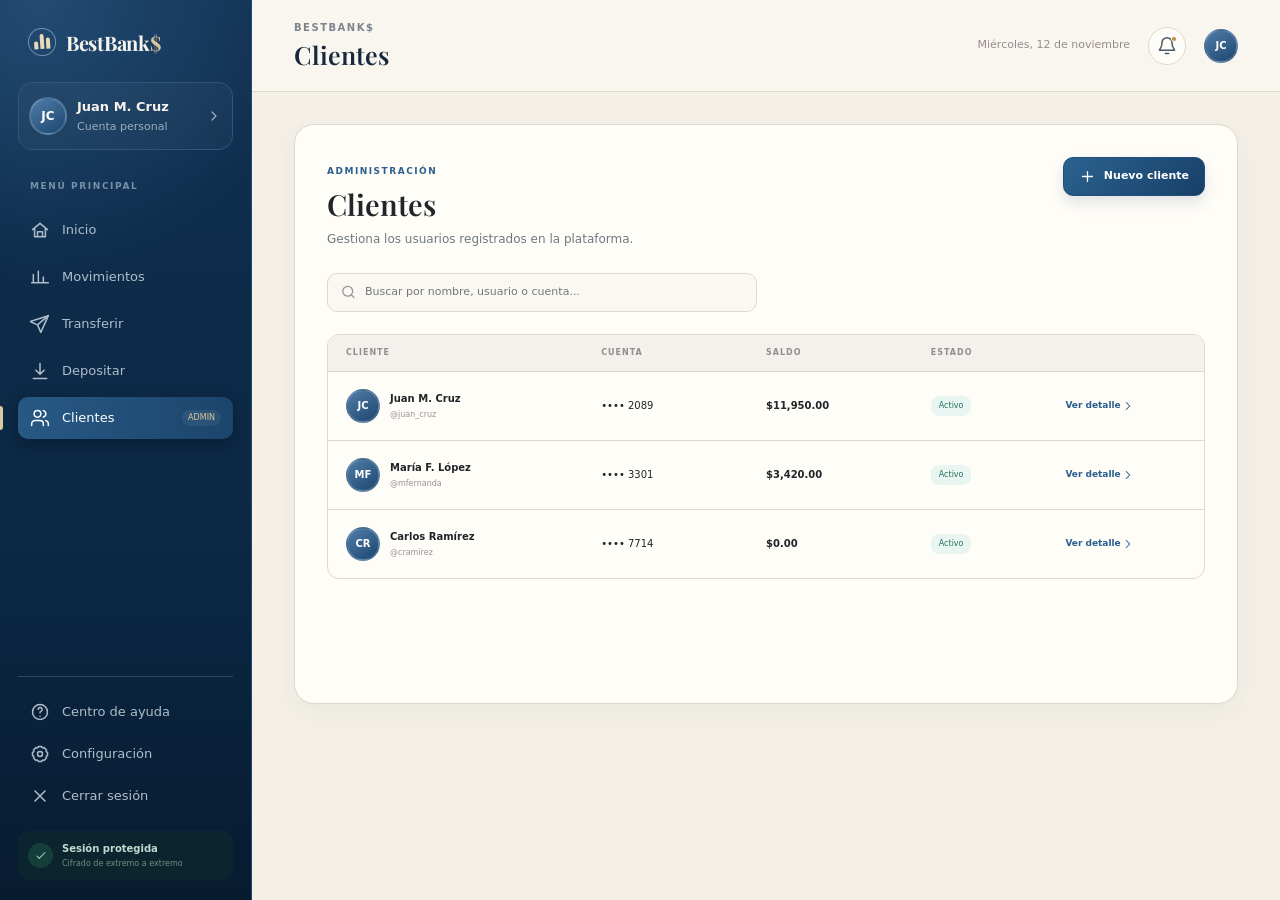
<file: equipo3/clientes.html>
<!DOCTYPE html>
<html lang="es">
<head>
<meta charset="utf-8">
<meta name="viewport" content="width=device-width, initial-scale=1">
<title>BestBank$ | Clientes</title>
<link href="https://cdn.jsdelivr.net/npm/bootstrap@5.3.3/dist/css/bootstrap.min.css" rel="stylesheet">
<link href="css/styles.css" rel="stylesheet">
</head>
<body>
<svg width="0" height="0" style="position:absolute" aria-hidden="true"><symbol id="i-home" viewBox="0 0 24 24"><path d="M3 11.5 12 4l9 7.5" /> <path d="M5.5 10v10h13V10M9 20v-6h6v6" /></symbol><symbol id="i-activity" viewBox="0 0 24 24"><path d="M4 19V9M10 19V5M16 19v-7M22 19H2" /></symbol><symbol id="i-send" viewBox="0 0 24 24"><path d="m22 2-9 20-4-9-9-4Z" /> <path d="M22 2 9 13" /></symbol><symbol id="i-download" viewBox="0 0 24 24"><path d="M12 3v13m0 0 5-5m-5 5-5-5" /> <path d="M4 21h16" /></symbol><symbol id="i-users" viewBox="0 0 24 24"><path d="M16 21v-2a4 4 0 0 0-4-4H6a4 4 0 0 0-4 4v2" /> <circle cx="9" cy="7" r="4" /> <path d="M22 21v-2a4 4 0 0 0-3-3.87M16 3.13a4 4 0 0 1 0 7.75" /></symbol><symbol id="i-bell" viewBox="0 0 24 24"><path d="M18 8a6 6 0 0 0-12 0c0 7-3 7-3 9h18c0-2-3-2-3-9" /> <path d="M10 21h4" /></symbol><symbol id="i-eye" viewBox="0 0 24 24"><path d="M2 12s3.5-7 10-7 10 7 10 7-3.5 7-10 7S2 12 2 12Z" /> <circle cx="12" cy="12" r="3" /></symbol><symbol id="i-eyeOff" viewBox="0 0 24 24"><path d="m3 3 18 18M10.6 10.6a2 2 0 0 0 2.8 2.8M9.8 4.2A10.7 10.7 0 0 1 12 4c6.5 0 10 8 10 8a15 15 0 0 1-2.1 3.2M6.2 6.2C3.4 8.1 2 12 2 12s3.5 8 10 8a9.8 9.8 0 0 0 3.8-.8" /></symbol><symbol id="i-arrowUp" viewBox="0 0 24 24"><path d="m18 15-6-6-6 6" /></symbol><symbol id="i-arrowDown" viewBox="0 0 24 24"><path d="m6 9 6 6 6-6" /></symbol><symbol id="i-plus" viewBox="0 0 24 24"><path d="M12 5v14M5 12h14" /></symbol><symbol id="i-search" viewBox="0 0 24 24"><circle cx="11" cy="11" r="7" /> <path d="m20 20-4-4" /></symbol><symbol id="i-chevron" viewBox="0 0 24 24"><path d="m9 18 6-6-6-6" /></symbol><symbol id="i-menu" viewBox="0 0 24 24"><path d="M4 7h16M4 12h16M4 17h16" /></symbol><symbol id="i-close" viewBox="0 0 24 24"><path d="m6 6 12 12M18 6 6 18" /></symbol><symbol id="i-check" viewBox="0 0 24 24"><path d="m5 12 4 4L19 6" /></symbol><symbol id="i-card" viewBox="0 0 24 24"><rect x="2.5" y="5" width="19" height="14" rx="2" /> <path d="M2.5 10h19" /></symbol><symbol id="i-settings" viewBox="0 0 24 24"><circle cx="12" cy="12" r="3" /> <path d="M19.4 15a1.6 1.6 0 0 0 .3 1.8l.1.1-2.9 2.9-.1-.1a1.6 1.6 0 0 0-1.8-.3 1.6 1.6 0 0 0-1 1.5V21h-4v-.1a1.6 1.6 0 0 0-1-1.5 1.6 1.6 0 0 0-1.8.3l-.1.1-2.9-2.9.1-.1a1.6 1.6 0 0 0 .3-1.8A1.6 1.6 0 0 0 3.1 14H3v-4h.1a1.6 1.6 0 0 0 1.5-1 1.6 1.6 0 0 0-.3-1.8l-.1-.1 2.9-2.9.1.1a1.6 1.6 0 0 0 1.8.3 1.6 1.6 0 0 0 1-1.5V3h4v.1a1.6 1.6 0 0 0 1 1.5 1.6 1.6 0 0 0 1.8-.3l.1-.1 2.9 2.9-.1.1a1.6 1.6 0 0 0-.3 1.8 1.6 1.6 0 0 0 1.5 1h.1v4h-.1a1.6 1.6 0 0 0-1.5 1Z" /></symbol><symbol id="i-help" viewBox="0 0 24 24"><circle cx="12" cy="12" r="9" /> <path d="M9.8 9a2.4 2.4 0 1 1 3.3 2.2c-.7.3-1.1.8-1.1 1.8M12 17h.01" /></symbol></svg>
<div class="app-shell">
<input type="checkbox" id="menu-toggle" class="menu-toggle visually-hidden" aria-label="Abrir o cerrar menú">
<aside class="sidebar">
  <div class="sidebar-head"><div class="logo"><span class="logo-mark"><i></i><i></i><i></i></span><span>BestBank<em>$</em></span></div><label for="menu-toggle" class="icon-button close-menu" aria-label="Cerrar menú"><svg width="20" height="20" viewBox="0 0 24 24" fill="none" stroke="currentColor" stroke-width="1.8" stroke-linecap="round" stroke-linejoin="round" aria-hidden="true"><use href="#i-close"/></svg></label></div>
  <div class="profile-mini"><span class="avatar avatar-normal">JC</span><div><strong>Juan M. Cruz</strong><span>Cuenta personal</span></div><a href="clientes.html" aria-label="Abrir perfil"><svg width="16" height="16" viewBox="0 0 24 24" fill="none" stroke="currentColor" stroke-width="1.8" stroke-linecap="round" stroke-linejoin="round" aria-hidden="true"><use href="#i-chevron"/></svg></a></div>
  <nav class="nav-list" aria-label="Navegación principal"><span class="nav-caption">MENÚ PRINCIPAL</span><a href="inicio.html"><svg width="20" height="20" viewBox="0 0 24 24" fill="none" stroke="currentColor" stroke-width="1.8" stroke-linecap="round" stroke-linejoin="round" aria-hidden="true"><use href="#i-home"/></svg><span>Inicio</span></a><a href="movimientos.html"><svg width="20" height="20" viewBox="0 0 24 24" fill="none" stroke="currentColor" stroke-width="1.8" stroke-linecap="round" stroke-linejoin="round" aria-hidden="true"><use href="#i-activity"/></svg><span>Movimientos</span></a><a href="transferir.html"><svg width="20" height="20" viewBox="0 0 24 24" fill="none" stroke="currentColor" stroke-width="1.8" stroke-linecap="round" stroke-linejoin="round" aria-hidden="true"><use href="#i-send"/></svg><span>Transferir</span></a><a href="depositar.html"><svg width="20" height="20" viewBox="0 0 24 24" fill="none" stroke="currentColor" stroke-width="1.8" stroke-linecap="round" stroke-linejoin="round" aria-hidden="true"><use href="#i-download"/></svg><span>Depositar</span></a><a href="clientes.html" class=active><svg width="20" height="20" viewBox="0 0 24 24" fill="none" stroke="currentColor" stroke-width="1.8" stroke-linecap="round" stroke-linejoin="round" aria-hidden="true"><use href="#i-users"/></svg><span>Clientes</span><small>Admin</small></a></nav>
  <div class="sidebar-bottom">
    <a href="#notif"><svg width="20" height="20" viewBox="0 0 24 24" fill="none" stroke="currentColor" stroke-width="1.8" stroke-linecap="round" stroke-linejoin="round" aria-hidden="true"><use href="#i-help"/></svg><span>Centro de ayuda</span></a>
    <a href="#notif"><svg width="20" height="20" viewBox="0 0 24 24" fill="none" stroke="currentColor" stroke-width="1.8" stroke-linecap="round" stroke-linejoin="round" aria-hidden="true"><use href="#i-settings"/></svg><span>Configuración</span></a>
    <a href="index.html"><svg width="20" height="20" viewBox="0 0 24 24" fill="none" stroke="currentColor" stroke-width="1.8" stroke-linecap="round" stroke-linejoin="round" aria-hidden="true"><use href="#i-close"/></svg><span>Cerrar sesión</span></a>
    <div class="secure-chip"><span><svg width="14" height="14" viewBox="0 0 24 24" fill="none" stroke="currentColor" stroke-width="1.8" stroke-linecap="round" stroke-linejoin="round" aria-hidden="true"><use href="#i-check"/></svg></span><div><strong>Sesión protegida</strong><small>Cifrado de extremo a extremo</small></div></div>
  </div>
</aside>
<label class="backdrop" for="menu-toggle" aria-label="Cerrar menú"></label>
<main class="main">
  <header class="topbar">
    <div class="topbar-title"><label for="menu-toggle" class="icon-button menu-button" aria-label="Abrir menú"><svg width="20" height="20" viewBox="0 0 24 24" fill="none" stroke="currentColor" stroke-width="1.8" stroke-linecap="round" stroke-linejoin="round" aria-hidden="true"><use href="#i-menu"/></svg></label>
      <div><span>BestBank$</span><h1>Clientes</h1></div></div>
    <div class="topbar-actions"><span class="date-label">Miércoles, 12 de noviembre</span>
      <a class="icon-button has-alert" href="#notif" aria-label="Notificaciones"><svg width="20" height="20" viewBox="0 0 24 24" fill="none" stroke="currentColor" stroke-width="1.8" stroke-linecap="round" stroke-linejoin="round" aria-hidden="true"><use href="#i-bell"/></svg></a><span class="avatar avatar-small">JC</span></div>
  </header>
  <div class="content">
<div class="page-card fade-in"><div class="page-heading"><div><span>ADMINISTRACIÓN</span><h2>Clientes</h2><p>Gestiona los usuarios registrados en la plataforma.</p></div>
<a class="primary-button small" href="#exito-c"><svg width="17" height="17" viewBox="0 0 24 24" fill="none" stroke="currentColor" stroke-width="1.8" stroke-linecap="round" stroke-linejoin="round" aria-hidden="true"><use href="#i-plus"/></svg> Nuevo cliente</a></div>
<label class="search-box wide"><svg width="18" height="18" viewBox="0 0 24 24" fill="none" stroke="currentColor" stroke-width="1.8" stroke-linecap="round" stroke-linejoin="round" aria-hidden="true"><use href="#i-search"/></svg><input placeholder="Buscar por nombre, usuario o cuenta..."></label>
<div class="client-table"><div class="table-head"><span>CLIENTE</span><span>CUENTA</span><span>SALDO</span><span>ESTADO</span><span></span></div><div class="table-row"><div class="client-name"><span class="avatar avatar-small">JC</span><div><strong>Juan M. Cruz</strong><small>@juan_cruz</small></div></div><span>•••• 2089</span><strong>$11,950.00</strong><em>Activo</em><a href="cliente-juan.html">Ver detalle <svg width="14" height="14" viewBox="0 0 24 24" fill="none" stroke="currentColor" stroke-width="1.8" stroke-linecap="round" stroke-linejoin="round" aria-hidden="true"><use href="#i-chevron"/></svg></a></div><div class="table-row"><div class="client-name"><span class="avatar avatar-small">MF</span><div><strong>María F. López</strong><small>@mfernanda</small></div></div><span>•••• 3301</span><strong>$3,420.00</strong><em>Activo</em><a href="cliente-maria.html">Ver detalle <svg width="14" height="14" viewBox="0 0 24 24" fill="none" stroke="currentColor" stroke-width="1.8" stroke-linecap="round" stroke-linejoin="round" aria-hidden="true"><use href="#i-chevron"/></svg></a></div><div class="table-row"><div class="client-name"><span class="avatar avatar-small">CR</span><div><strong>Carlos Ramírez</strong><small>@cramirez</small></div></div><span>•••• 7714</span><strong>$0.00</strong><em>Activo</em><a href="cliente-carlos.html">Ver detalle <svg width="14" height="14" viewBox="0 0 24 24" fill="none" stroke="currentColor" stroke-width="1.8" stroke-linecap="round" stroke-linejoin="round" aria-hidden="true"><use href="#i-chevron"/></svg></a></div></div></div>
  </div>
</main>
<div class="aviso" id="notif" role="status"><span><svg width="16" height="16" viewBox="0 0 24 24" fill="none" stroke="currentColor" stroke-width="1.8" stroke-linecap="round" stroke-linejoin="round" aria-hidden="true"><use href="#i-check"/></svg></span>No tienes notificaciones pendientes</div><div class="aviso" id="exito-c" role="status"><span><svg width="16" height="16" viewBox="0 0 24 24" fill="none" stroke="currentColor" stroke-width="1.8" stroke-linecap="round" stroke-linejoin="round" aria-hidden="true"><use href="#i-check"/></svg></span>Invitación de registro creada</div>
</div>
</body>
</html>
</file>
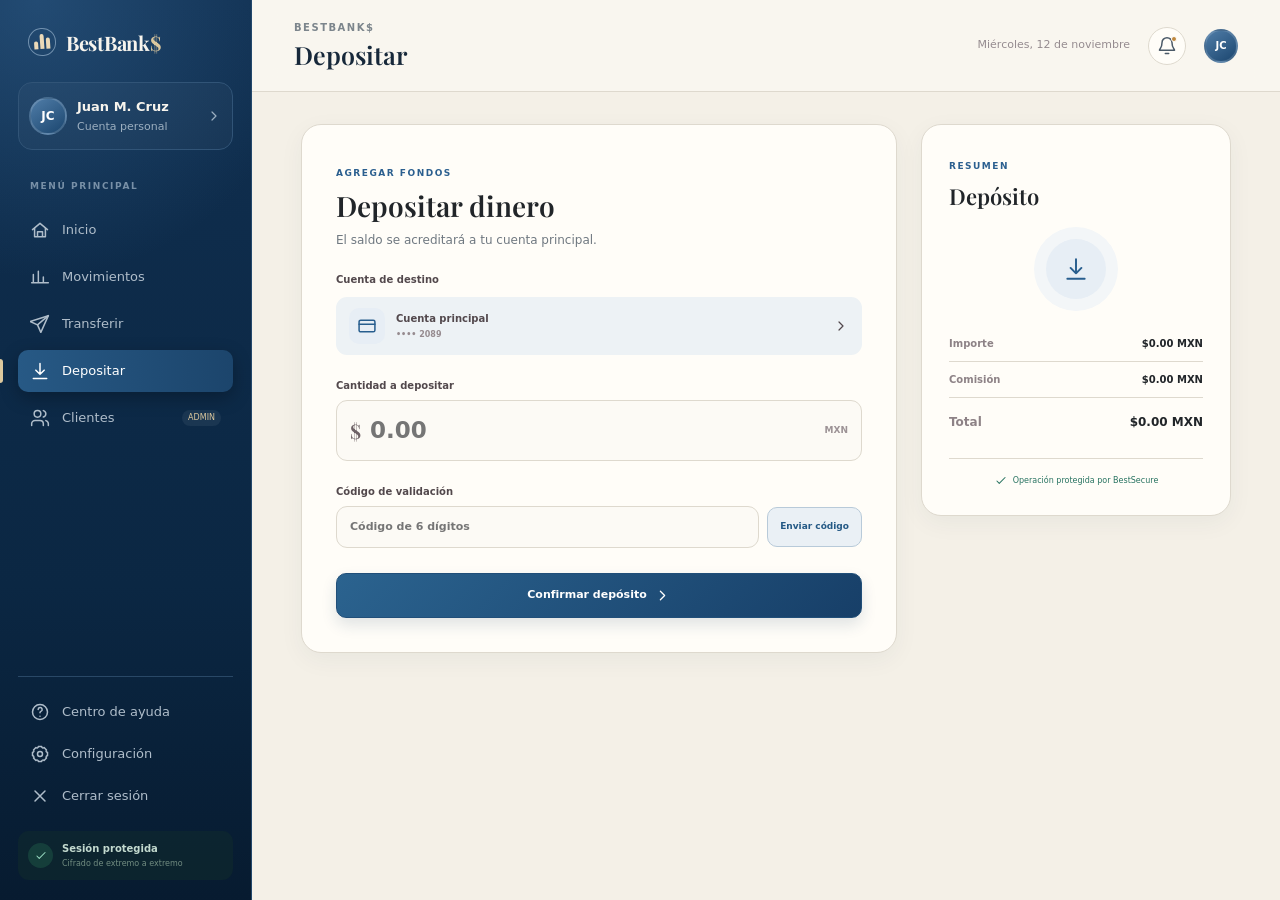
<file: equipo3/depositar.html>
<!DOCTYPE html>
<html lang="es">
<head>
<meta charset="utf-8">
<meta name="viewport" content="width=device-width, initial-scale=1">
<title>BestBank$ | Depositar</title>
<link href="https://cdn.jsdelivr.net/npm/bootstrap@5.3.3/dist/css/bootstrap.min.css" rel="stylesheet">
<link href="css/styles.css" rel="stylesheet">
</head>
<body>
<svg width="0" height="0" style="position:absolute" aria-hidden="true"><symbol id="i-home" viewBox="0 0 24 24"><path d="M3 11.5 12 4l9 7.5" /> <path d="M5.5 10v10h13V10M9 20v-6h6v6" /></symbol><symbol id="i-activity" viewBox="0 0 24 24"><path d="M4 19V9M10 19V5M16 19v-7M22 19H2" /></symbol><symbol id="i-send" viewBox="0 0 24 24"><path d="m22 2-9 20-4-9-9-4Z" /> <path d="M22 2 9 13" /></symbol><symbol id="i-download" viewBox="0 0 24 24"><path d="M12 3v13m0 0 5-5m-5 5-5-5" /> <path d="M4 21h16" /></symbol><symbol id="i-users" viewBox="0 0 24 24"><path d="M16 21v-2a4 4 0 0 0-4-4H6a4 4 0 0 0-4 4v2" /> <circle cx="9" cy="7" r="4" /> <path d="M22 21v-2a4 4 0 0 0-3-3.87M16 3.13a4 4 0 0 1 0 7.75" /></symbol><symbol id="i-bell" viewBox="0 0 24 24"><path d="M18 8a6 6 0 0 0-12 0c0 7-3 7-3 9h18c0-2-3-2-3-9" /> <path d="M10 21h4" /></symbol><symbol id="i-eye" viewBox="0 0 24 24"><path d="M2 12s3.5-7 10-7 10 7 10 7-3.5 7-10 7S2 12 2 12Z" /> <circle cx="12" cy="12" r="3" /></symbol><symbol id="i-eyeOff" viewBox="0 0 24 24"><path d="m3 3 18 18M10.6 10.6a2 2 0 0 0 2.8 2.8M9.8 4.2A10.7 10.7 0 0 1 12 4c6.5 0 10 8 10 8a15 15 0 0 1-2.1 3.2M6.2 6.2C3.4 8.1 2 12 2 12s3.5 8 10 8a9.8 9.8 0 0 0 3.8-.8" /></symbol><symbol id="i-arrowUp" viewBox="0 0 24 24"><path d="m18 15-6-6-6 6" /></symbol><symbol id="i-arrowDown" viewBox="0 0 24 24"><path d="m6 9 6 6 6-6" /></symbol><symbol id="i-plus" viewBox="0 0 24 24"><path d="M12 5v14M5 12h14" /></symbol><symbol id="i-search" viewBox="0 0 24 24"><circle cx="11" cy="11" r="7" /> <path d="m20 20-4-4" /></symbol><symbol id="i-chevron" viewBox="0 0 24 24"><path d="m9 18 6-6-6-6" /></symbol><symbol id="i-menu" viewBox="0 0 24 24"><path d="M4 7h16M4 12h16M4 17h16" /></symbol><symbol id="i-close" viewBox="0 0 24 24"><path d="m6 6 12 12M18 6 6 18" /></symbol><symbol id="i-check" viewBox="0 0 24 24"><path d="m5 12 4 4L19 6" /></symbol><symbol id="i-card" viewBox="0 0 24 24"><rect x="2.5" y="5" width="19" height="14" rx="2" /> <path d="M2.5 10h19" /></symbol><symbol id="i-settings" viewBox="0 0 24 24"><circle cx="12" cy="12" r="3" /> <path d="M19.4 15a1.6 1.6 0 0 0 .3 1.8l.1.1-2.9 2.9-.1-.1a1.6 1.6 0 0 0-1.8-.3 1.6 1.6 0 0 0-1 1.5V21h-4v-.1a1.6 1.6 0 0 0-1-1.5 1.6 1.6 0 0 0-1.8.3l-.1.1-2.9-2.9.1-.1a1.6 1.6 0 0 0 .3-1.8A1.6 1.6 0 0 0 3.1 14H3v-4h.1a1.6 1.6 0 0 0 1.5-1 1.6 1.6 0 0 0-.3-1.8l-.1-.1 2.9-2.9.1.1a1.6 1.6 0 0 0 1.8.3 1.6 1.6 0 0 0 1-1.5V3h4v.1a1.6 1.6 0 0 0 1 1.5 1.6 1.6 0 0 0 1.8-.3l.1-.1 2.9 2.9-.1.1a1.6 1.6 0 0 0-.3 1.8 1.6 1.6 0 0 0 1.5 1h.1v4h-.1a1.6 1.6 0 0 0-1.5 1Z" /></symbol><symbol id="i-help" viewBox="0 0 24 24"><circle cx="12" cy="12" r="9" /> <path d="M9.8 9a2.4 2.4 0 1 1 3.3 2.2c-.7.3-1.1.8-1.1 1.8M12 17h.01" /></symbol></svg>
<div class="app-shell">
<input type="checkbox" id="menu-toggle" class="menu-toggle visually-hidden" aria-label="Abrir o cerrar menú">
<aside class="sidebar">
  <div class="sidebar-head"><div class="logo"><span class="logo-mark"><i></i><i></i><i></i></span><span>BestBank<em>$</em></span></div><label for="menu-toggle" class="icon-button close-menu" aria-label="Cerrar menú"><svg width="20" height="20" viewBox="0 0 24 24" fill="none" stroke="currentColor" stroke-width="1.8" stroke-linecap="round" stroke-linejoin="round" aria-hidden="true"><use href="#i-close"/></svg></label></div>
  <div class="profile-mini"><span class="avatar avatar-normal">JC</span><div><strong>Juan M. Cruz</strong><span>Cuenta personal</span></div><a href="clientes.html" aria-label="Abrir perfil"><svg width="16" height="16" viewBox="0 0 24 24" fill="none" stroke="currentColor" stroke-width="1.8" stroke-linecap="round" stroke-linejoin="round" aria-hidden="true"><use href="#i-chevron"/></svg></a></div>
  <nav class="nav-list" aria-label="Navegación principal"><span class="nav-caption">MENÚ PRINCIPAL</span><a href="inicio.html"><svg width="20" height="20" viewBox="0 0 24 24" fill="none" stroke="currentColor" stroke-width="1.8" stroke-linecap="round" stroke-linejoin="round" aria-hidden="true"><use href="#i-home"/></svg><span>Inicio</span></a><a href="movimientos.html"><svg width="20" height="20" viewBox="0 0 24 24" fill="none" stroke="currentColor" stroke-width="1.8" stroke-linecap="round" stroke-linejoin="round" aria-hidden="true"><use href="#i-activity"/></svg><span>Movimientos</span></a><a href="transferir.html"><svg width="20" height="20" viewBox="0 0 24 24" fill="none" stroke="currentColor" stroke-width="1.8" stroke-linecap="round" stroke-linejoin="round" aria-hidden="true"><use href="#i-send"/></svg><span>Transferir</span></a><a href="depositar.html" class=active><svg width="20" height="20" viewBox="0 0 24 24" fill="none" stroke="currentColor" stroke-width="1.8" stroke-linecap="round" stroke-linejoin="round" aria-hidden="true"><use href="#i-download"/></svg><span>Depositar</span></a><a href="clientes.html"><svg width="20" height="20" viewBox="0 0 24 24" fill="none" stroke="currentColor" stroke-width="1.8" stroke-linecap="round" stroke-linejoin="round" aria-hidden="true"><use href="#i-users"/></svg><span>Clientes</span><small>Admin</small></a></nav>
  <div class="sidebar-bottom">
    <a href="#notif"><svg width="20" height="20" viewBox="0 0 24 24" fill="none" stroke="currentColor" stroke-width="1.8" stroke-linecap="round" stroke-linejoin="round" aria-hidden="true"><use href="#i-help"/></svg><span>Centro de ayuda</span></a>
    <a href="#notif"><svg width="20" height="20" viewBox="0 0 24 24" fill="none" stroke="currentColor" stroke-width="1.8" stroke-linecap="round" stroke-linejoin="round" aria-hidden="true"><use href="#i-settings"/></svg><span>Configuración</span></a>
    <a href="index.html"><svg width="20" height="20" viewBox="0 0 24 24" fill="none" stroke="currentColor" stroke-width="1.8" stroke-linecap="round" stroke-linejoin="round" aria-hidden="true"><use href="#i-close"/></svg><span>Cerrar sesión</span></a>
    <div class="secure-chip"><span><svg width="14" height="14" viewBox="0 0 24 24" fill="none" stroke="currentColor" stroke-width="1.8" stroke-linecap="round" stroke-linejoin="round" aria-hidden="true"><use href="#i-check"/></svg></span><div><strong>Sesión protegida</strong><small>Cifrado de extremo a extremo</small></div></div>
  </div>
</aside>
<label class="backdrop" for="menu-toggle" aria-label="Cerrar menú"></label>
<main class="main">
  <header class="topbar">
    <div class="topbar-title"><label for="menu-toggle" class="icon-button menu-button" aria-label="Abrir menú"><svg width="20" height="20" viewBox="0 0 24 24" fill="none" stroke="currentColor" stroke-width="1.8" stroke-linecap="round" stroke-linejoin="round" aria-hidden="true"><use href="#i-menu"/></svg></label>
      <div><span>BestBank$</span><h1>Depositar</h1></div></div>
    <div class="topbar-actions"><span class="date-label">Miércoles, 12 de noviembre</span>
      <a class="icon-button has-alert" href="#notif" aria-label="Notificaciones"><svg width="20" height="20" viewBox="0 0 24 24" fill="none" stroke="currentColor" stroke-width="1.8" stroke-linecap="round" stroke-linejoin="round" aria-hidden="true"><use href="#i-bell"/></svg></a><span class="avatar avatar-small">JC</span></div>
  </header>
  <div class="content">
<div class="form-layout fade-in"><form class="operation-card" action="#confirmar">
<div class="page-heading compact"><div><span>AGREGAR FONDOS</span><h2>Depositar dinero</h2><p>El saldo se acreditará a tu cuenta principal.</p></div></div>
<label>Cuenta de destino<div class="account-select"><span class="quick-icon burgundy"><svg width="20" height="20" viewBox="0 0 24 24" fill="none" stroke="currentColor" stroke-width="1.8" stroke-linecap="round" stroke-linejoin="round" aria-hidden="true"><use href="#i-card"/></svg></span><div><strong>Cuenta principal</strong><small>•••• 2089</small></div><svg width="16" height="16" viewBox="0 0 24 24" fill="none" stroke="currentColor" stroke-width="1.8" stroke-linecap="round" stroke-linejoin="round" aria-hidden="true"><use href="#i-chevron"/></svg></div></label>
<label>Cantidad a depositar<div class="money-input"><span>$</span><input required inputmode="decimal" placeholder="0.00"><em>MXN</em></div></label>
<label>Código de validación<div class="validation-row"><input class="plain-input" required maxlength="6" inputmode="numeric" placeholder="Código de 6 dígitos"><a href="#codigo">Enviar código</a></div></label>
<button class="primary-button" type="submit">Confirmar depósito <svg width="17" height="17" viewBox="0 0 24 24" fill="none" stroke="currentColor" stroke-width="1.8" stroke-linecap="round" stroke-linejoin="round" aria-hidden="true"><use href="#i-chevron"/></svg></button></form><aside class="summary-card"><span>RESUMEN</span><h3>Depósito</h3>
<div class="summary-visual"><span><svg width="26" height="26" viewBox="0 0 24 24" fill="none" stroke="currentColor" stroke-width="1.8" stroke-linecap="round" stroke-linejoin="round" aria-hidden="true"><use href="#i-download"/></svg></span></div>
<dl><div><dt>Importe</dt><dd>$0.00 MXN</dd></div><div><dt>Comisión</dt><dd>$0.00 MXN</dd></div><div class="total"><dt>Total</dt><dd>$0.00 MXN</dd></div></dl>
<p><svg width="14" height="14" viewBox="0 0 24 24" fill="none" stroke="currentColor" stroke-width="1.8" stroke-linecap="round" stroke-linejoin="round" aria-hidden="true"><use href="#i-check"/></svg> Operación protegida por BestSecure</p></aside></div>
<div class="modal-layer" id="confirmar" role="dialog" aria-modal="true"><div class="modal-card">
<a class="modal-close" href="#" aria-label="Cerrar"><svg width="20" height="20" viewBox="0 0 24 24" fill="none" stroke="currentColor" stroke-width="1.8" stroke-linecap="round" stroke-linejoin="round" aria-hidden="true"><use href="#i-close"/></svg></a><span class="modal-icon"><svg width="28" height="28" viewBox="0 0 24 24" fill="none" stroke="currentColor" stroke-width="1.8" stroke-linecap="round" stroke-linejoin="round" aria-hidden="true"><use href="#i-download"/></svg></span><span>CONFIRMACIÓN SEGURA</span>
<h2>¿Confirmar depósito?</h2><p>Revisa que los datos sean correctos. Te enviaremos un código SMS para validar la operación.</p>
<div class="modal-actions"><a class="outline-button" href="#">Cancelar</a><a class="primary-button" href="inicio.html#exito-d">Confirmar operación</a></div></div></div>
  </div>
</main>
<div class="aviso" id="notif" role="status"><span><svg width="16" height="16" viewBox="0 0 24 24" fill="none" stroke="currentColor" stroke-width="1.8" stroke-linecap="round" stroke-linejoin="round" aria-hidden="true"><use href="#i-check"/></svg></span>No tienes notificaciones pendientes</div><div class="aviso" id="codigo" role="status"><span><svg width="16" height="16" viewBox="0 0 24 24" fill="none" stroke="currentColor" stroke-width="1.8" stroke-linecap="round" stroke-linejoin="round" aria-hidden="true"><use href="#i-check"/></svg></span>Código enviado por SMS</div>
</div>
</body>
</html>
</file>
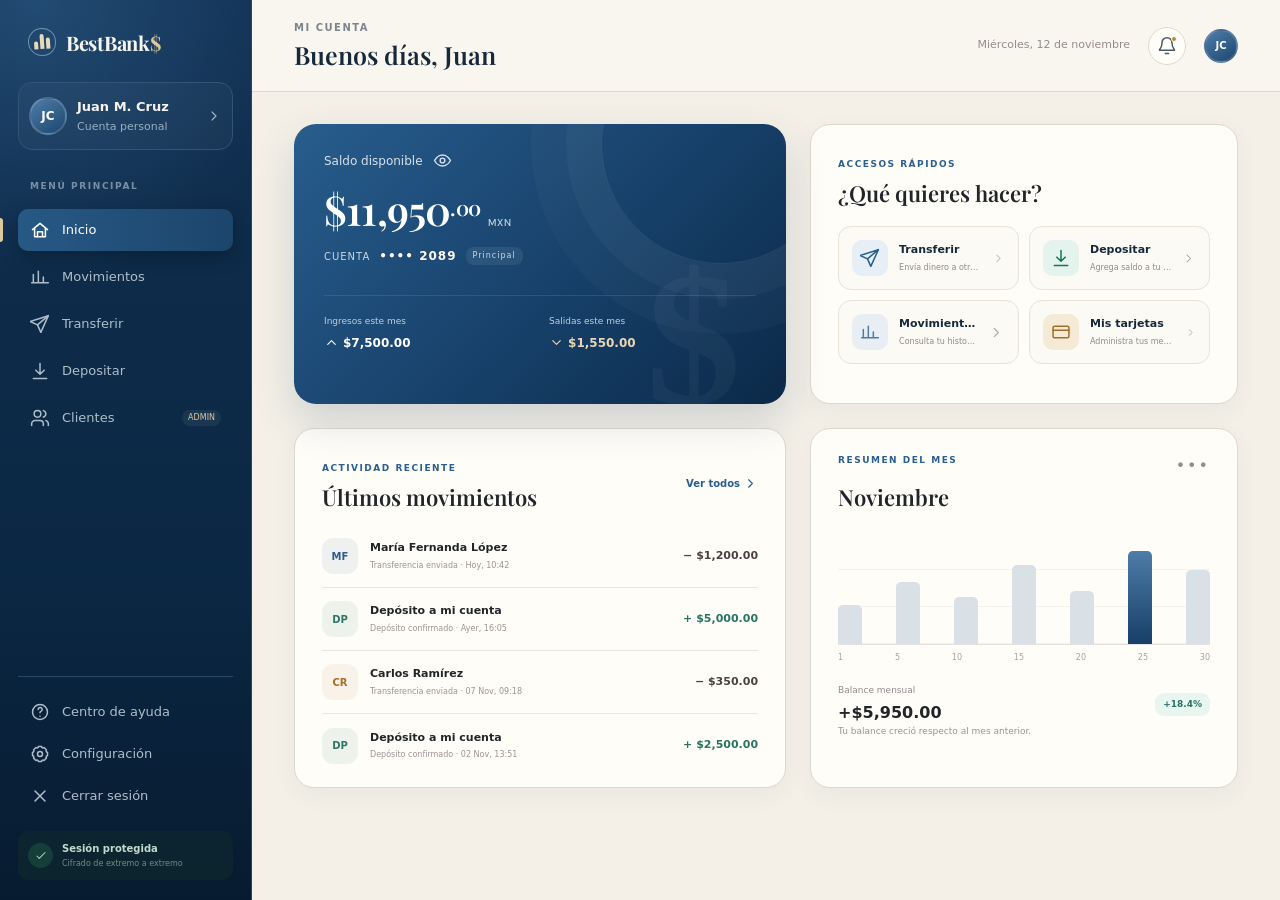
<file: equipo3/inicio.html>
<!DOCTYPE html>
<html lang="es">
<head>
<meta charset="utf-8">
<meta name="viewport" content="width=device-width, initial-scale=1">
<title>BestBank$ | Inicio</title>
<link href="https://cdn.jsdelivr.net/npm/bootstrap@5.3.3/dist/css/bootstrap.min.css" rel="stylesheet">
<link href="css/styles.css" rel="stylesheet">
</head>
<body>
<svg width="0" height="0" style="position:absolute" aria-hidden="true"><symbol id="i-home" viewBox="0 0 24 24"><path d="M3 11.5 12 4l9 7.5" /> <path d="M5.5 10v10h13V10M9 20v-6h6v6" /></symbol><symbol id="i-activity" viewBox="0 0 24 24"><path d="M4 19V9M10 19V5M16 19v-7M22 19H2" /></symbol><symbol id="i-send" viewBox="0 0 24 24"><path d="m22 2-9 20-4-9-9-4Z" /> <path d="M22 2 9 13" /></symbol><symbol id="i-download" viewBox="0 0 24 24"><path d="M12 3v13m0 0 5-5m-5 5-5-5" /> <path d="M4 21h16" /></symbol><symbol id="i-users" viewBox="0 0 24 24"><path d="M16 21v-2a4 4 0 0 0-4-4H6a4 4 0 0 0-4 4v2" /> <circle cx="9" cy="7" r="4" /> <path d="M22 21v-2a4 4 0 0 0-3-3.87M16 3.13a4 4 0 0 1 0 7.75" /></symbol><symbol id="i-bell" viewBox="0 0 24 24"><path d="M18 8a6 6 0 0 0-12 0c0 7-3 7-3 9h18c0-2-3-2-3-9" /> <path d="M10 21h4" /></symbol><symbol id="i-eye" viewBox="0 0 24 24"><path d="M2 12s3.5-7 10-7 10 7 10 7-3.5 7-10 7S2 12 2 12Z" /> <circle cx="12" cy="12" r="3" /></symbol><symbol id="i-eyeOff" viewBox="0 0 24 24"><path d="m3 3 18 18M10.6 10.6a2 2 0 0 0 2.8 2.8M9.8 4.2A10.7 10.7 0 0 1 12 4c6.5 0 10 8 10 8a15 15 0 0 1-2.1 3.2M6.2 6.2C3.4 8.1 2 12 2 12s3.5 8 10 8a9.8 9.8 0 0 0 3.8-.8" /></symbol><symbol id="i-arrowUp" viewBox="0 0 24 24"><path d="m18 15-6-6-6 6" /></symbol><symbol id="i-arrowDown" viewBox="0 0 24 24"><path d="m6 9 6 6 6-6" /></symbol><symbol id="i-plus" viewBox="0 0 24 24"><path d="M12 5v14M5 12h14" /></symbol><symbol id="i-search" viewBox="0 0 24 24"><circle cx="11" cy="11" r="7" /> <path d="m20 20-4-4" /></symbol><symbol id="i-chevron" viewBox="0 0 24 24"><path d="m9 18 6-6-6-6" /></symbol><symbol id="i-menu" viewBox="0 0 24 24"><path d="M4 7h16M4 12h16M4 17h16" /></symbol><symbol id="i-close" viewBox="0 0 24 24"><path d="m6 6 12 12M18 6 6 18" /></symbol><symbol id="i-check" viewBox="0 0 24 24"><path d="m5 12 4 4L19 6" /></symbol><symbol id="i-card" viewBox="0 0 24 24"><rect x="2.5" y="5" width="19" height="14" rx="2" /> <path d="M2.5 10h19" /></symbol><symbol id="i-settings" viewBox="0 0 24 24"><circle cx="12" cy="12" r="3" /> <path d="M19.4 15a1.6 1.6 0 0 0 .3 1.8l.1.1-2.9 2.9-.1-.1a1.6 1.6 0 0 0-1.8-.3 1.6 1.6 0 0 0-1 1.5V21h-4v-.1a1.6 1.6 0 0 0-1-1.5 1.6 1.6 0 0 0-1.8.3l-.1.1-2.9-2.9.1-.1a1.6 1.6 0 0 0 .3-1.8A1.6 1.6 0 0 0 3.1 14H3v-4h.1a1.6 1.6 0 0 0 1.5-1 1.6 1.6 0 0 0-.3-1.8l-.1-.1 2.9-2.9.1.1a1.6 1.6 0 0 0 1.8.3 1.6 1.6 0 0 0 1-1.5V3h4v.1a1.6 1.6 0 0 0 1 1.5 1.6 1.6 0 0 0 1.8-.3l.1-.1 2.9 2.9-.1.1a1.6 1.6 0 0 0-.3 1.8 1.6 1.6 0 0 0 1.5 1h.1v4h-.1a1.6 1.6 0 0 0-1.5 1Z" /></symbol><symbol id="i-help" viewBox="0 0 24 24"><circle cx="12" cy="12" r="9" /> <path d="M9.8 9a2.4 2.4 0 1 1 3.3 2.2c-.7.3-1.1.8-1.1 1.8M12 17h.01" /></symbol></svg>
<div class="app-shell">
<input type="checkbox" id="menu-toggle" class="menu-toggle visually-hidden" aria-label="Abrir o cerrar menú">
<aside class="sidebar">
  <div class="sidebar-head"><div class="logo"><span class="logo-mark"><i></i><i></i><i></i></span><span>BestBank<em>$</em></span></div><label for="menu-toggle" class="icon-button close-menu" aria-label="Cerrar menú"><svg width="20" height="20" viewBox="0 0 24 24" fill="none" stroke="currentColor" stroke-width="1.8" stroke-linecap="round" stroke-linejoin="round" aria-hidden="true"><use href="#i-close"/></svg></label></div>
  <div class="profile-mini"><span class="avatar avatar-normal">JC</span><div><strong>Juan M. Cruz</strong><span>Cuenta personal</span></div><a href="clientes.html" aria-label="Abrir perfil"><svg width="16" height="16" viewBox="0 0 24 24" fill="none" stroke="currentColor" stroke-width="1.8" stroke-linecap="round" stroke-linejoin="round" aria-hidden="true"><use href="#i-chevron"/></svg></a></div>
  <nav class="nav-list" aria-label="Navegación principal"><span class="nav-caption">MENÚ PRINCIPAL</span><a href="inicio.html" class=active><svg width="20" height="20" viewBox="0 0 24 24" fill="none" stroke="currentColor" stroke-width="1.8" stroke-linecap="round" stroke-linejoin="round" aria-hidden="true"><use href="#i-home"/></svg><span>Inicio</span></a><a href="movimientos.html"><svg width="20" height="20" viewBox="0 0 24 24" fill="none" stroke="currentColor" stroke-width="1.8" stroke-linecap="round" stroke-linejoin="round" aria-hidden="true"><use href="#i-activity"/></svg><span>Movimientos</span></a><a href="transferir.html"><svg width="20" height="20" viewBox="0 0 24 24" fill="none" stroke="currentColor" stroke-width="1.8" stroke-linecap="round" stroke-linejoin="round" aria-hidden="true"><use href="#i-send"/></svg><span>Transferir</span></a><a href="depositar.html"><svg width="20" height="20" viewBox="0 0 24 24" fill="none" stroke="currentColor" stroke-width="1.8" stroke-linecap="round" stroke-linejoin="round" aria-hidden="true"><use href="#i-download"/></svg><span>Depositar</span></a><a href="clientes.html"><svg width="20" height="20" viewBox="0 0 24 24" fill="none" stroke="currentColor" stroke-width="1.8" stroke-linecap="round" stroke-linejoin="round" aria-hidden="true"><use href="#i-users"/></svg><span>Clientes</span><small>Admin</small></a></nav>
  <div class="sidebar-bottom">
    <a href="#notif"><svg width="20" height="20" viewBox="0 0 24 24" fill="none" stroke="currentColor" stroke-width="1.8" stroke-linecap="round" stroke-linejoin="round" aria-hidden="true"><use href="#i-help"/></svg><span>Centro de ayuda</span></a>
    <a href="#notif"><svg width="20" height="20" viewBox="0 0 24 24" fill="none" stroke="currentColor" stroke-width="1.8" stroke-linecap="round" stroke-linejoin="round" aria-hidden="true"><use href="#i-settings"/></svg><span>Configuración</span></a>
    <a href="index.html"><svg width="20" height="20" viewBox="0 0 24 24" fill="none" stroke="currentColor" stroke-width="1.8" stroke-linecap="round" stroke-linejoin="round" aria-hidden="true"><use href="#i-close"/></svg><span>Cerrar sesión</span></a>
    <div class="secure-chip"><span><svg width="14" height="14" viewBox="0 0 24 24" fill="none" stroke="currentColor" stroke-width="1.8" stroke-linecap="round" stroke-linejoin="round" aria-hidden="true"><use href="#i-check"/></svg></span><div><strong>Sesión protegida</strong><small>Cifrado de extremo a extremo</small></div></div>
  </div>
</aside>
<label class="backdrop" for="menu-toggle" aria-label="Cerrar menú"></label>
<main class="main">
  <header class="topbar">
    <div class="topbar-title"><label for="menu-toggle" class="icon-button menu-button" aria-label="Abrir menú"><svg width="20" height="20" viewBox="0 0 24 24" fill="none" stroke="currentColor" stroke-width="1.8" stroke-linecap="round" stroke-linejoin="round" aria-hidden="true"><use href="#i-menu"/></svg></label>
      <div><span>Mi cuenta</span><h1>Buenos días, Juan</h1></div></div>
    <div class="topbar-actions"><span class="date-label">Miércoles, 12 de noviembre</span>
      <a class="icon-button has-alert" href="#notif" aria-label="Notificaciones"><svg width="20" height="20" viewBox="0 0 24 24" fill="none" stroke="currentColor" stroke-width="1.8" stroke-linecap="round" stroke-linejoin="round" aria-hidden="true"><use href="#i-bell"/></svg></a><span class="avatar avatar-small">JC</span></div>
  </header>
  <div class="content">
<div class="dashboard fade-in">
<section class="balance-card"><input type="checkbox" id="ocultar" class="visually-hidden" aria-label="Ocultar saldo"><div class="balance-glow"></div>
<div class="balance-top"><span>Saldo disponible</span><label for="ocultar" aria-label="Mostrar u ocultar saldo"><svg class="ojo-on" width="19" height="19" viewBox="0 0 24 24" fill="none" stroke="currentColor" stroke-width="1.8" stroke-linecap="round" stroke-linejoin="round" aria-hidden="true"><use href="#i-eye"/></svg><svg class="ojo-off" width="19" height="19" viewBox="0 0 24 24" fill="none" stroke="currentColor" stroke-width="1.8" stroke-linecap="round" stroke-linejoin="round" aria-hidden="true"><use href="#i-eyeOff"/></svg></label></div>
<div class="balance-amount"><span class="v-on">$11,950<sup>.00</sup></span><span class="v-off">$ •••••</span><small>MXN</small></div>
<div class="account-number"><span>CUENTA</span><b>•••• 2089</b><i>Principal</i></div>
<div class="balance-footer"><div><span>Ingresos este mes</span><strong><svg width="15" height="15" viewBox="0 0 24 24" fill="none" stroke="currentColor" stroke-width="1.8" stroke-linecap="round" stroke-linejoin="round" aria-hidden="true"><use href="#i-arrowUp"/></svg> $7,500.00</strong></div>
<div><span>Salidas este mes</span><strong class="expense"><svg width="15" height="15" viewBox="0 0 24 24" fill="none" stroke="currentColor" stroke-width="1.8" stroke-linecap="round" stroke-linejoin="round" aria-hidden="true"><use href="#i-arrowDown"/></svg> $1,550.00</strong></div></div></section>
<section class="quick-panel"><div class="section-title"><div><span>ACCESOS RÁPIDOS</span><h2>¿Qué quieres hacer?</h2></div></div><div class="quick-grid">
<a href="transferir.html"><span class="quick-icon burgundy"><svg width="20" height="20" viewBox="0 0 24 24" fill="none" stroke="currentColor" stroke-width="1.8" stroke-linecap="round" stroke-linejoin="round" aria-hidden="true"><use href="#i-send"/></svg></span><div><strong>Transferir</strong><small>Envía dinero a otra cuenta</small></div><svg width="17" height="17" viewBox="0 0 24 24" fill="none" stroke="currentColor" stroke-width="1.8" stroke-linecap="round" stroke-linejoin="round" aria-hidden="true"><use href="#i-chevron"/></svg></a>
<a href="depositar.html"><span class="quick-icon green"><svg width="20" height="20" viewBox="0 0 24 24" fill="none" stroke="currentColor" stroke-width="1.8" stroke-linecap="round" stroke-linejoin="round" aria-hidden="true"><use href="#i-download"/></svg></span><div><strong>Depositar</strong><small>Agrega saldo a tu cuenta</small></div><svg width="17" height="17" viewBox="0 0 24 24" fill="none" stroke="currentColor" stroke-width="1.8" stroke-linecap="round" stroke-linejoin="round" aria-hidden="true"><use href="#i-chevron"/></svg></a>
<a href="movimientos.html"><span class="quick-icon purple"><svg width="20" height="20" viewBox="0 0 24 24" fill="none" stroke="currentColor" stroke-width="1.8" stroke-linecap="round" stroke-linejoin="round" aria-hidden="true"><use href="#i-activity"/></svg></span><div><strong>Movimientos</strong><small>Consulta tu historial</small></div><svg width="17" height="17" viewBox="0 0 24 24" fill="none" stroke="currentColor" stroke-width="1.8" stroke-linecap="round" stroke-linejoin="round" aria-hidden="true"><use href="#i-chevron"/></svg></a>
<a href="#tarjetas"><span class="quick-icon gold"><svg width="20" height="20" viewBox="0 0 24 24" fill="none" stroke="currentColor" stroke-width="1.8" stroke-linecap="round" stroke-linejoin="round" aria-hidden="true"><use href="#i-card"/></svg></span><div><strong>Mis tarjetas</strong><small>Administra tus medios de pago</small></div><svg width="17" height="17" viewBox="0 0 24 24" fill="none" stroke="currentColor" stroke-width="1.8" stroke-linecap="round" stroke-linejoin="round" aria-hidden="true"><use href="#i-chevron"/></svg></a></div></section>
<section class="activity-card"><div class="section-title inline"><div><span>ACTIVIDAD RECIENTE</span><h2>Últimos movimientos</h2></div><a href="movimientos.html">Ver todos <svg width="15" height="15" viewBox="0 0 24 24" fill="none" stroke="currentColor" stroke-width="1.8" stroke-linecap="round" stroke-linejoin="round" aria-hidden="true"><use href="#i-chevron"/></svg></a></div>
<div class="transaction-list"><div class="transaction sal"><span class="transaction-avatar" style="background:#315b8a14;color:#315b8a">MF</span><div><strong>María Fernanda López</strong><span>Transferencia enviada · Hoy, 10:42</span></div><b class="">− $1,200.00</b></div><div class="transaction ent"><span class="transaction-avatar" style="background:#2f766814;color:#2f7668">DP</span><div><strong>Depósito a mi cuenta</strong><span>Depósito confirmado · Ayer, 16:05</span></div><b class="positive">+ $5,000.00</b></div><div class="transaction sal"><span class="transaction-avatar" style="background:#a56f2c14;color:#a56f2c">CR</span><div><strong>Carlos Ramírez</strong><span>Transferencia enviada · 07 Nov, 09:18</span></div><b class="">− $350.00</b></div><div class="transaction ent"><span class="transaction-avatar" style="background:#2f766814;color:#2f7668">DP</span><div><strong>Depósito a mi cuenta</strong><span>Depósito confirmado · 02 Nov, 13:51</span></div><b class="positive">+ $2,500.00</b></div></div></section>
<aside class="insights"><div class="insight-head"><span>RESUMEN DEL MES</span><a href="#notif">•••</a></div><h2>Noviembre</h2>
<div class="chart"><span style="height:35%"></span><span style="height:56%"></span><span style="height:42%"></span><span style="height:71%"></span><span style="height:48%"></span><span class=highlight style="height:84%"></span><span style="height:67%"></span></div>
<div class="chart-labels"><span>1</span><span>5</span><span>10</span><span>15</span><span>20</span><span>25</span><span>30</span></div>
<div class="insight-total"><div><span>Balance mensual</span><strong>+$5,950.00</strong></div><em>+18.4%</em></div><p>Tu balance creció respecto al mes anterior.</p></aside></div>
  </div>
</main>
<div class="aviso" id="notif" role="status"><span><svg width="16" height="16" viewBox="0 0 24 24" fill="none" stroke="currentColor" stroke-width="1.8" stroke-linecap="round" stroke-linejoin="round" aria-hidden="true"><use href="#i-check"/></svg></span>No tienes notificaciones pendientes</div><div class="aviso" id="exito-t" role="status"><span><svg width="16" height="16" viewBox="0 0 24 24" fill="none" stroke="currentColor" stroke-width="1.8" stroke-linecap="round" stroke-linejoin="round" aria-hidden="true"><use href="#i-check"/></svg></span>Transferencia realizada correctamente</div><div class="aviso" id="exito-d" role="status"><span><svg width="16" height="16" viewBox="0 0 24 24" fill="none" stroke="currentColor" stroke-width="1.8" stroke-linecap="round" stroke-linejoin="round" aria-hidden="true"><use href="#i-check"/></svg></span>Depósito registrado correctamente</div><div class="aviso" id="tarjetas" role="status"><span><svg width="16" height="16" viewBox="0 0 24 24" fill="none" stroke="currentColor" stroke-width="1.8" stroke-linecap="round" stroke-linejoin="round" aria-hidden="true"><use href="#i-check"/></svg></span>Las tarjetas estarán disponibles pronto</div>
</div>
</body>
</html>
</file>
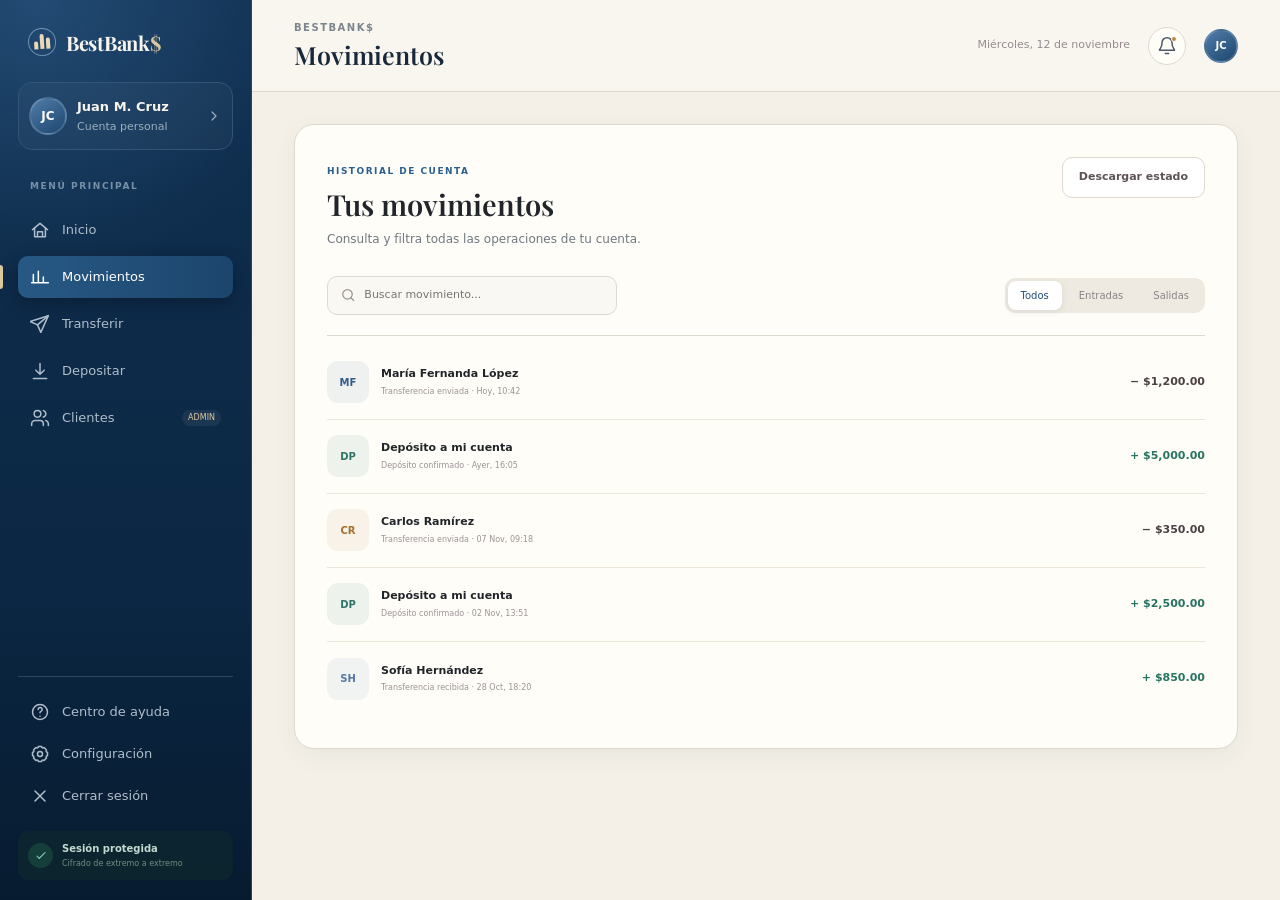
<file: equipo3/movimientos.html>
<!DOCTYPE html>
<html lang="es">
<head>
<meta charset="utf-8">
<meta name="viewport" content="width=device-width, initial-scale=1">
<title>BestBank$ | Movimientos</title>
<link href="https://cdn.jsdelivr.net/npm/bootstrap@5.3.3/dist/css/bootstrap.min.css" rel="stylesheet">
<link href="css/styles.css" rel="stylesheet">
</head>
<body>
<svg width="0" height="0" style="position:absolute" aria-hidden="true"><symbol id="i-home" viewBox="0 0 24 24"><path d="M3 11.5 12 4l9 7.5" /> <path d="M5.5 10v10h13V10M9 20v-6h6v6" /></symbol><symbol id="i-activity" viewBox="0 0 24 24"><path d="M4 19V9M10 19V5M16 19v-7M22 19H2" /></symbol><symbol id="i-send" viewBox="0 0 24 24"><path d="m22 2-9 20-4-9-9-4Z" /> <path d="M22 2 9 13" /></symbol><symbol id="i-download" viewBox="0 0 24 24"><path d="M12 3v13m0 0 5-5m-5 5-5-5" /> <path d="M4 21h16" /></symbol><symbol id="i-users" viewBox="0 0 24 24"><path d="M16 21v-2a4 4 0 0 0-4-4H6a4 4 0 0 0-4 4v2" /> <circle cx="9" cy="7" r="4" /> <path d="M22 21v-2a4 4 0 0 0-3-3.87M16 3.13a4 4 0 0 1 0 7.75" /></symbol><symbol id="i-bell" viewBox="0 0 24 24"><path d="M18 8a6 6 0 0 0-12 0c0 7-3 7-3 9h18c0-2-3-2-3-9" /> <path d="M10 21h4" /></symbol><symbol id="i-eye" viewBox="0 0 24 24"><path d="M2 12s3.5-7 10-7 10 7 10 7-3.5 7-10 7S2 12 2 12Z" /> <circle cx="12" cy="12" r="3" /></symbol><symbol id="i-eyeOff" viewBox="0 0 24 24"><path d="m3 3 18 18M10.6 10.6a2 2 0 0 0 2.8 2.8M9.8 4.2A10.7 10.7 0 0 1 12 4c6.5 0 10 8 10 8a15 15 0 0 1-2.1 3.2M6.2 6.2C3.4 8.1 2 12 2 12s3.5 8 10 8a9.8 9.8 0 0 0 3.8-.8" /></symbol><symbol id="i-arrowUp" viewBox="0 0 24 24"><path d="m18 15-6-6-6 6" /></symbol><symbol id="i-arrowDown" viewBox="0 0 24 24"><path d="m6 9 6 6 6-6" /></symbol><symbol id="i-plus" viewBox="0 0 24 24"><path d="M12 5v14M5 12h14" /></symbol><symbol id="i-search" viewBox="0 0 24 24"><circle cx="11" cy="11" r="7" /> <path d="m20 20-4-4" /></symbol><symbol id="i-chevron" viewBox="0 0 24 24"><path d="m9 18 6-6-6-6" /></symbol><symbol id="i-menu" viewBox="0 0 24 24"><path d="M4 7h16M4 12h16M4 17h16" /></symbol><symbol id="i-close" viewBox="0 0 24 24"><path d="m6 6 12 12M18 6 6 18" /></symbol><symbol id="i-check" viewBox="0 0 24 24"><path d="m5 12 4 4L19 6" /></symbol><symbol id="i-card" viewBox="0 0 24 24"><rect x="2.5" y="5" width="19" height="14" rx="2" /> <path d="M2.5 10h19" /></symbol><symbol id="i-settings" viewBox="0 0 24 24"><circle cx="12" cy="12" r="3" /> <path d="M19.4 15a1.6 1.6 0 0 0 .3 1.8l.1.1-2.9 2.9-.1-.1a1.6 1.6 0 0 0-1.8-.3 1.6 1.6 0 0 0-1 1.5V21h-4v-.1a1.6 1.6 0 0 0-1-1.5 1.6 1.6 0 0 0-1.8.3l-.1.1-2.9-2.9.1-.1a1.6 1.6 0 0 0 .3-1.8A1.6 1.6 0 0 0 3.1 14H3v-4h.1a1.6 1.6 0 0 0 1.5-1 1.6 1.6 0 0 0-.3-1.8l-.1-.1 2.9-2.9.1.1a1.6 1.6 0 0 0 1.8.3 1.6 1.6 0 0 0 1-1.5V3h4v.1a1.6 1.6 0 0 0 1 1.5 1.6 1.6 0 0 0 1.8-.3l.1-.1 2.9 2.9-.1.1a1.6 1.6 0 0 0-.3 1.8 1.6 1.6 0 0 0 1.5 1h.1v4h-.1a1.6 1.6 0 0 0-1.5 1Z" /></symbol><symbol id="i-help" viewBox="0 0 24 24"><circle cx="12" cy="12" r="9" /> <path d="M9.8 9a2.4 2.4 0 1 1 3.3 2.2c-.7.3-1.1.8-1.1 1.8M12 17h.01" /></symbol></svg>
<div class="app-shell">
<input type="checkbox" id="menu-toggle" class="menu-toggle visually-hidden" aria-label="Abrir o cerrar menú">
<aside class="sidebar">
  <div class="sidebar-head"><div class="logo"><span class="logo-mark"><i></i><i></i><i></i></span><span>BestBank<em>$</em></span></div><label for="menu-toggle" class="icon-button close-menu" aria-label="Cerrar menú"><svg width="20" height="20" viewBox="0 0 24 24" fill="none" stroke="currentColor" stroke-width="1.8" stroke-linecap="round" stroke-linejoin="round" aria-hidden="true"><use href="#i-close"/></svg></label></div>
  <div class="profile-mini"><span class="avatar avatar-normal">JC</span><div><strong>Juan M. Cruz</strong><span>Cuenta personal</span></div><a href="clientes.html" aria-label="Abrir perfil"><svg width="16" height="16" viewBox="0 0 24 24" fill="none" stroke="currentColor" stroke-width="1.8" stroke-linecap="round" stroke-linejoin="round" aria-hidden="true"><use href="#i-chevron"/></svg></a></div>
  <nav class="nav-list" aria-label="Navegación principal"><span class="nav-caption">MENÚ PRINCIPAL</span><a href="inicio.html"><svg width="20" height="20" viewBox="0 0 24 24" fill="none" stroke="currentColor" stroke-width="1.8" stroke-linecap="round" stroke-linejoin="round" aria-hidden="true"><use href="#i-home"/></svg><span>Inicio</span></a><a href="movimientos.html" class=active><svg width="20" height="20" viewBox="0 0 24 24" fill="none" stroke="currentColor" stroke-width="1.8" stroke-linecap="round" stroke-linejoin="round" aria-hidden="true"><use href="#i-activity"/></svg><span>Movimientos</span></a><a href="transferir.html"><svg width="20" height="20" viewBox="0 0 24 24" fill="none" stroke="currentColor" stroke-width="1.8" stroke-linecap="round" stroke-linejoin="round" aria-hidden="true"><use href="#i-send"/></svg><span>Transferir</span></a><a href="depositar.html"><svg width="20" height="20" viewBox="0 0 24 24" fill="none" stroke="currentColor" stroke-width="1.8" stroke-linecap="round" stroke-linejoin="round" aria-hidden="true"><use href="#i-download"/></svg><span>Depositar</span></a><a href="clientes.html"><svg width="20" height="20" viewBox="0 0 24 24" fill="none" stroke="currentColor" stroke-width="1.8" stroke-linecap="round" stroke-linejoin="round" aria-hidden="true"><use href="#i-users"/></svg><span>Clientes</span><small>Admin</small></a></nav>
  <div class="sidebar-bottom">
    <a href="#notif"><svg width="20" height="20" viewBox="0 0 24 24" fill="none" stroke="currentColor" stroke-width="1.8" stroke-linecap="round" stroke-linejoin="round" aria-hidden="true"><use href="#i-help"/></svg><span>Centro de ayuda</span></a>
    <a href="#notif"><svg width="20" height="20" viewBox="0 0 24 24" fill="none" stroke="currentColor" stroke-width="1.8" stroke-linecap="round" stroke-linejoin="round" aria-hidden="true"><use href="#i-settings"/></svg><span>Configuración</span></a>
    <a href="index.html"><svg width="20" height="20" viewBox="0 0 24 24" fill="none" stroke="currentColor" stroke-width="1.8" stroke-linecap="round" stroke-linejoin="round" aria-hidden="true"><use href="#i-close"/></svg><span>Cerrar sesión</span></a>
    <div class="secure-chip"><span><svg width="14" height="14" viewBox="0 0 24 24" fill="none" stroke="currentColor" stroke-width="1.8" stroke-linecap="round" stroke-linejoin="round" aria-hidden="true"><use href="#i-check"/></svg></span><div><strong>Sesión protegida</strong><small>Cifrado de extremo a extremo</small></div></div>
  </div>
</aside>
<label class="backdrop" for="menu-toggle" aria-label="Cerrar menú"></label>
<main class="main">
  <header class="topbar">
    <div class="topbar-title"><label for="menu-toggle" class="icon-button menu-button" aria-label="Abrir menú"><svg width="20" height="20" viewBox="0 0 24 24" fill="none" stroke="currentColor" stroke-width="1.8" stroke-linecap="round" stroke-linejoin="round" aria-hidden="true"><use href="#i-menu"/></svg></label>
      <div><span>BestBank$</span><h1>Movimientos</h1></div></div>
    <div class="topbar-actions"><span class="date-label">Miércoles, 12 de noviembre</span>
      <a class="icon-button has-alert" href="#notif" aria-label="Notificaciones"><svg width="20" height="20" viewBox="0 0 24 24" fill="none" stroke="currentColor" stroke-width="1.8" stroke-linecap="round" stroke-linejoin="round" aria-hidden="true"><use href="#i-bell"/></svg></a><span class="avatar avatar-small">JC</span></div>
  </header>
  <div class="content">
<div class="page-card fade-in">
<input type="radio" name="filtro" id="f-todos" class="visually-hidden" checked><input type="radio" name="filtro" id="f-entradas" class="visually-hidden"><input type="radio" name="filtro" id="f-salidas" class="visually-hidden">
<div class="page-heading"><div><span>HISTORIAL DE CUENTA</span><h2>Tus movimientos</h2><p>Consulta y filtra todas las operaciones de tu cuenta.</p></div><a class="outline-button" href="#estado">Descargar estado</a></div>
<div class="filters"><label class="search-box"><svg width="18" height="18" viewBox="0 0 24 24" fill="none" stroke="currentColor" stroke-width="1.8" stroke-linecap="round" stroke-linejoin="round" aria-hidden="true"><use href="#i-search"/></svg><input placeholder="Buscar movimiento..."></label>
<div class="filter-tabs"><label for="f-todos">todos</label><label for="f-entradas">entradas</label><label for="f-salidas">salidas</label></div></div>
<div class="movement-list"><div class="transaction sal"><span class="transaction-avatar" style="background:#315b8a14;color:#315b8a">MF</span><div><strong>María Fernanda López</strong><span>Transferencia enviada · Hoy, 10:42</span></div><b class="">− $1,200.00</b></div><div class="transaction ent"><span class="transaction-avatar" style="background:#2f766814;color:#2f7668">DP</span><div><strong>Depósito a mi cuenta</strong><span>Depósito confirmado · Ayer, 16:05</span></div><b class="positive">+ $5,000.00</b></div><div class="transaction sal"><span class="transaction-avatar" style="background:#a56f2c14;color:#a56f2c">CR</span><div><strong>Carlos Ramírez</strong><span>Transferencia enviada · 07 Nov, 09:18</span></div><b class="">− $350.00</b></div><div class="transaction ent"><span class="transaction-avatar" style="background:#2f766814;color:#2f7668">DP</span><div><strong>Depósito a mi cuenta</strong><span>Depósito confirmado · 02 Nov, 13:51</span></div><b class="positive">+ $2,500.00</b></div><div class="transaction ent"><span class="transaction-avatar" style="background:#5278a414;color:#5278a4">SH</span><div><strong>Sofía Hernández</strong><span>Transferencia recibida · 28 Oct, 18:20</span></div><b class="positive">+ $850.00</b></div></div></div>
  </div>
</main>
<div class="aviso" id="notif" role="status"><span><svg width="16" height="16" viewBox="0 0 24 24" fill="none" stroke="currentColor" stroke-width="1.8" stroke-linecap="round" stroke-linejoin="round" aria-hidden="true"><use href="#i-check"/></svg></span>No tienes notificaciones pendientes</div><div class="aviso" id="estado" role="status"><span><svg width="16" height="16" viewBox="0 0 24 24" fill="none" stroke="currentColor" stroke-width="1.8" stroke-linecap="round" stroke-linejoin="round" aria-hidden="true"><use href="#i-check"/></svg></span>Estado de cuenta en preparación</div>
</div>
</body>
</html>
</file>
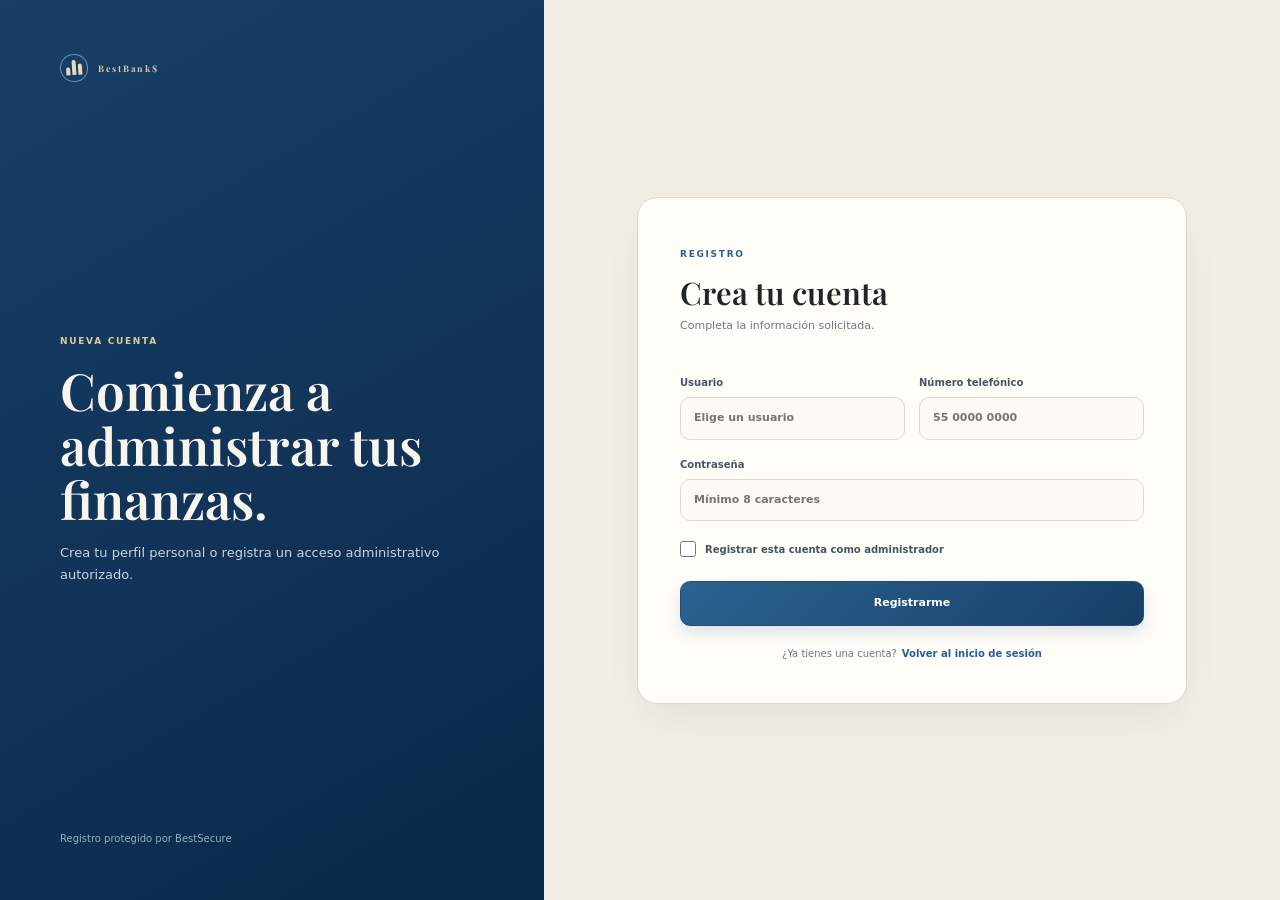
<file: equipo3/registro.html>
<!DOCTYPE html>
<html lang="es">
<head>
<meta charset="utf-8">
<meta name="viewport" content="width=device-width, initial-scale=1">
<title>BestBank$ | Registro</title>
<link href="https://cdn.jsdelivr.net/npm/bootstrap@5.3.3/dist/css/bootstrap.min.css" rel="stylesheet">
<link href="css/styles.css" rel="stylesheet">
</head>
<body>
<svg width="0" height="0" style="position:absolute" aria-hidden="true"><symbol id="i-home" viewBox="0 0 24 24"><path d="M3 11.5 12 4l9 7.5" /> <path d="M5.5 10v10h13V10M9 20v-6h6v6" /></symbol><symbol id="i-activity" viewBox="0 0 24 24"><path d="M4 19V9M10 19V5M16 19v-7M22 19H2" /></symbol><symbol id="i-send" viewBox="0 0 24 24"><path d="m22 2-9 20-4-9-9-4Z" /> <path d="M22 2 9 13" /></symbol><symbol id="i-download" viewBox="0 0 24 24"><path d="M12 3v13m0 0 5-5m-5 5-5-5" /> <path d="M4 21h16" /></symbol><symbol id="i-users" viewBox="0 0 24 24"><path d="M16 21v-2a4 4 0 0 0-4-4H6a4 4 0 0 0-4 4v2" /> <circle cx="9" cy="7" r="4" /> <path d="M22 21v-2a4 4 0 0 0-3-3.87M16 3.13a4 4 0 0 1 0 7.75" /></symbol><symbol id="i-bell" viewBox="0 0 24 24"><path d="M18 8a6 6 0 0 0-12 0c0 7-3 7-3 9h18c0-2-3-2-3-9" /> <path d="M10 21h4" /></symbol><symbol id="i-eye" viewBox="0 0 24 24"><path d="M2 12s3.5-7 10-7 10 7 10 7-3.5 7-10 7S2 12 2 12Z" /> <circle cx="12" cy="12" r="3" /></symbol><symbol id="i-eyeOff" viewBox="0 0 24 24"><path d="m3 3 18 18M10.6 10.6a2 2 0 0 0 2.8 2.8M9.8 4.2A10.7 10.7 0 0 1 12 4c6.5 0 10 8 10 8a15 15 0 0 1-2.1 3.2M6.2 6.2C3.4 8.1 2 12 2 12s3.5 8 10 8a9.8 9.8 0 0 0 3.8-.8" /></symbol><symbol id="i-arrowUp" viewBox="0 0 24 24"><path d="m18 15-6-6-6 6" /></symbol><symbol id="i-arrowDown" viewBox="0 0 24 24"><path d="m6 9 6 6 6-6" /></symbol><symbol id="i-plus" viewBox="0 0 24 24"><path d="M12 5v14M5 12h14" /></symbol><symbol id="i-search" viewBox="0 0 24 24"><circle cx="11" cy="11" r="7" /> <path d="m20 20-4-4" /></symbol><symbol id="i-chevron" viewBox="0 0 24 24"><path d="m9 18 6-6-6-6" /></symbol><symbol id="i-menu" viewBox="0 0 24 24"><path d="M4 7h16M4 12h16M4 17h16" /></symbol><symbol id="i-close" viewBox="0 0 24 24"><path d="m6 6 12 12M18 6 6 18" /></symbol><symbol id="i-check" viewBox="0 0 24 24"><path d="m5 12 4 4L19 6" /></symbol><symbol id="i-card" viewBox="0 0 24 24"><rect x="2.5" y="5" width="19" height="14" rx="2" /> <path d="M2.5 10h19" /></symbol><symbol id="i-settings" viewBox="0 0 24 24"><circle cx="12" cy="12" r="3" /> <path d="M19.4 15a1.6 1.6 0 0 0 .3 1.8l.1.1-2.9 2.9-.1-.1a1.6 1.6 0 0 0-1.8-.3 1.6 1.6 0 0 0-1 1.5V21h-4v-.1a1.6 1.6 0 0 0-1-1.5 1.6 1.6 0 0 0-1.8.3l-.1.1-2.9-2.9.1-.1a1.6 1.6 0 0 0 .3-1.8A1.6 1.6 0 0 0 3.1 14H3v-4h.1a1.6 1.6 0 0 0 1.5-1 1.6 1.6 0 0 0-.3-1.8l-.1-.1 2.9-2.9.1.1a1.6 1.6 0 0 0 1.8.3 1.6 1.6 0 0 0 1-1.5V3h4v.1a1.6 1.6 0 0 0 1 1.5 1.6 1.6 0 0 0 1.8-.3l.1-.1 2.9 2.9-.1.1a1.6 1.6 0 0 0-.3 1.8 1.6 1.6 0 0 0 1.5 1h.1v4h-.1a1.6 1.6 0 0 0-1.5 1Z" /></symbol><symbol id="i-help" viewBox="0 0 24 24"><circle cx="12" cy="12" r="9" /> <path d="M9.8 9a2.4 2.4 0 1 1 3.3 2.2c-.7.3-1.1.8-1.1 1.8M12 17h.01" /></symbol></svg>
<main class="auth-page register-page">
<section class="auth-brand"><div class="logo"><span class="logo-mark"><i></i><i></i><i></i></span><span>BestBank<em>$</em></span></div><div><span>NUEVA CUENTA</span><h1>Comienza a administrar tus finanzas.</h1><p>Crea tu perfil personal o registra un acceso administrativo autorizado.</p></div><small>Registro protegido por BestSecure</small></section>
<form class="auth-card register-card" action="index.html">
<span>REGISTRO</span><h2>Crea tu cuenta</h2><p>Completa la información solicitada.</p>
<div class="register-grid"><label>Usuario<input required autocomplete="username" placeholder="Elige un usuario"></label>
<label>Número telefónico<input required type="tel" autocomplete="tel" placeholder="55 0000 0000"></label></div>
<label>Contraseña<input required minlength="8" type="password" autocomplete="new-password" placeholder="Mínimo 8 caracteres"></label>
<label class="admin-check"><input type="checkbox" id="chkAdmin"> Registrar esta cuenta como administrador</label>
<label id="lblCodigo">Código de verificación<input inputmode="numeric" placeholder="Código administrativo"></label>
<button class="primary-button auth-submit" type="submit">Registrarme</button>
<div class="auth-switch">¿Ya tienes una cuenta? <a href="index.html">Volver al inicio de sesión</a></div></form>
</main>
</body>
</html>
</file>
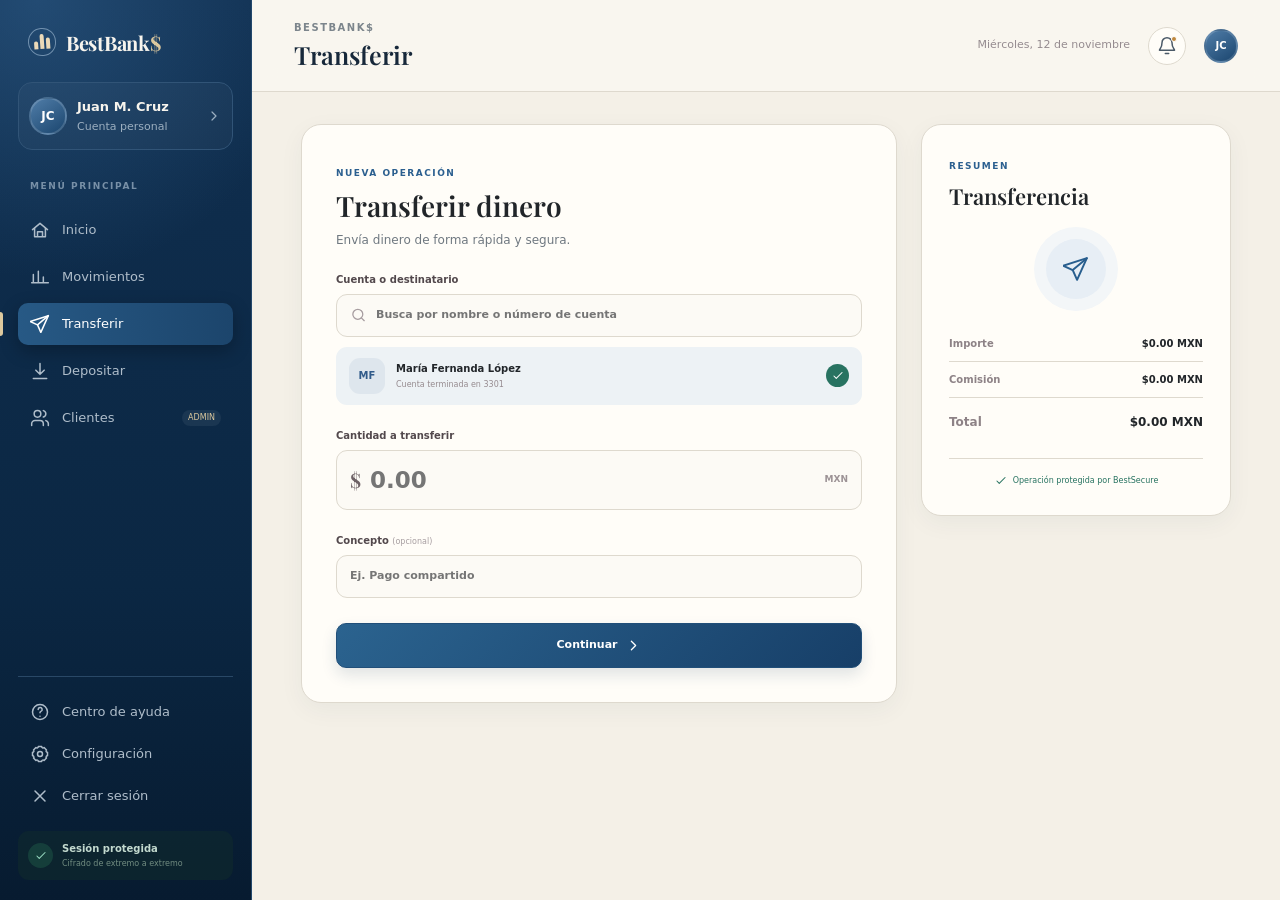
<file: equipo3/transferir.html>
<!DOCTYPE html>
<html lang="es">
<head>
<meta charset="utf-8">
<meta name="viewport" content="width=device-width, initial-scale=1">
<title>BestBank$ | Transferir</title>
<link href="https://cdn.jsdelivr.net/npm/bootstrap@5.3.3/dist/css/bootstrap.min.css" rel="stylesheet">
<link href="css/styles.css" rel="stylesheet">
</head>
<body>
<svg width="0" height="0" style="position:absolute" aria-hidden="true"><symbol id="i-home" viewBox="0 0 24 24"><path d="M3 11.5 12 4l9 7.5" /> <path d="M5.5 10v10h13V10M9 20v-6h6v6" /></symbol><symbol id="i-activity" viewBox="0 0 24 24"><path d="M4 19V9M10 19V5M16 19v-7M22 19H2" /></symbol><symbol id="i-send" viewBox="0 0 24 24"><path d="m22 2-9 20-4-9-9-4Z" /> <path d="M22 2 9 13" /></symbol><symbol id="i-download" viewBox="0 0 24 24"><path d="M12 3v13m0 0 5-5m-5 5-5-5" /> <path d="M4 21h16" /></symbol><symbol id="i-users" viewBox="0 0 24 24"><path d="M16 21v-2a4 4 0 0 0-4-4H6a4 4 0 0 0-4 4v2" /> <circle cx="9" cy="7" r="4" /> <path d="M22 21v-2a4 4 0 0 0-3-3.87M16 3.13a4 4 0 0 1 0 7.75" /></symbol><symbol id="i-bell" viewBox="0 0 24 24"><path d="M18 8a6 6 0 0 0-12 0c0 7-3 7-3 9h18c0-2-3-2-3-9" /> <path d="M10 21h4" /></symbol><symbol id="i-eye" viewBox="0 0 24 24"><path d="M2 12s3.5-7 10-7 10 7 10 7-3.5 7-10 7S2 12 2 12Z" /> <circle cx="12" cy="12" r="3" /></symbol><symbol id="i-eyeOff" viewBox="0 0 24 24"><path d="m3 3 18 18M10.6 10.6a2 2 0 0 0 2.8 2.8M9.8 4.2A10.7 10.7 0 0 1 12 4c6.5 0 10 8 10 8a15 15 0 0 1-2.1 3.2M6.2 6.2C3.4 8.1 2 12 2 12s3.5 8 10 8a9.8 9.8 0 0 0 3.8-.8" /></symbol><symbol id="i-arrowUp" viewBox="0 0 24 24"><path d="m18 15-6-6-6 6" /></symbol><symbol id="i-arrowDown" viewBox="0 0 24 24"><path d="m6 9 6 6 6-6" /></symbol><symbol id="i-plus" viewBox="0 0 24 24"><path d="M12 5v14M5 12h14" /></symbol><symbol id="i-search" viewBox="0 0 24 24"><circle cx="11" cy="11" r="7" /> <path d="m20 20-4-4" /></symbol><symbol id="i-chevron" viewBox="0 0 24 24"><path d="m9 18 6-6-6-6" /></symbol><symbol id="i-menu" viewBox="0 0 24 24"><path d="M4 7h16M4 12h16M4 17h16" /></symbol><symbol id="i-close" viewBox="0 0 24 24"><path d="m6 6 12 12M18 6 6 18" /></symbol><symbol id="i-check" viewBox="0 0 24 24"><path d="m5 12 4 4L19 6" /></symbol><symbol id="i-card" viewBox="0 0 24 24"><rect x="2.5" y="5" width="19" height="14" rx="2" /> <path d="M2.5 10h19" /></symbol><symbol id="i-settings" viewBox="0 0 24 24"><circle cx="12" cy="12" r="3" /> <path d="M19.4 15a1.6 1.6 0 0 0 .3 1.8l.1.1-2.9 2.9-.1-.1a1.6 1.6 0 0 0-1.8-.3 1.6 1.6 0 0 0-1 1.5V21h-4v-.1a1.6 1.6 0 0 0-1-1.5 1.6 1.6 0 0 0-1.8.3l-.1.1-2.9-2.9.1-.1a1.6 1.6 0 0 0 .3-1.8A1.6 1.6 0 0 0 3.1 14H3v-4h.1a1.6 1.6 0 0 0 1.5-1 1.6 1.6 0 0 0-.3-1.8l-.1-.1 2.9-2.9.1.1a1.6 1.6 0 0 0 1.8.3 1.6 1.6 0 0 0 1-1.5V3h4v.1a1.6 1.6 0 0 0 1 1.5 1.6 1.6 0 0 0 1.8-.3l.1-.1 2.9 2.9-.1.1a1.6 1.6 0 0 0-.3 1.8 1.6 1.6 0 0 0 1.5 1h.1v4h-.1a1.6 1.6 0 0 0-1.5 1Z" /></symbol><symbol id="i-help" viewBox="0 0 24 24"><circle cx="12" cy="12" r="9" /> <path d="M9.8 9a2.4 2.4 0 1 1 3.3 2.2c-.7.3-1.1.8-1.1 1.8M12 17h.01" /></symbol></svg>
<div class="app-shell">
<input type="checkbox" id="menu-toggle" class="menu-toggle visually-hidden" aria-label="Abrir o cerrar menú">
<aside class="sidebar">
  <div class="sidebar-head"><div class="logo"><span class="logo-mark"><i></i><i></i><i></i></span><span>BestBank<em>$</em></span></div><label for="menu-toggle" class="icon-button close-menu" aria-label="Cerrar menú"><svg width="20" height="20" viewBox="0 0 24 24" fill="none" stroke="currentColor" stroke-width="1.8" stroke-linecap="round" stroke-linejoin="round" aria-hidden="true"><use href="#i-close"/></svg></label></div>
  <div class="profile-mini"><span class="avatar avatar-normal">JC</span><div><strong>Juan M. Cruz</strong><span>Cuenta personal</span></div><a href="clientes.html" aria-label="Abrir perfil"><svg width="16" height="16" viewBox="0 0 24 24" fill="none" stroke="currentColor" stroke-width="1.8" stroke-linecap="round" stroke-linejoin="round" aria-hidden="true"><use href="#i-chevron"/></svg></a></div>
  <nav class="nav-list" aria-label="Navegación principal"><span class="nav-caption">MENÚ PRINCIPAL</span><a href="inicio.html"><svg width="20" height="20" viewBox="0 0 24 24" fill="none" stroke="currentColor" stroke-width="1.8" stroke-linecap="round" stroke-linejoin="round" aria-hidden="true"><use href="#i-home"/></svg><span>Inicio</span></a><a href="movimientos.html"><svg width="20" height="20" viewBox="0 0 24 24" fill="none" stroke="currentColor" stroke-width="1.8" stroke-linecap="round" stroke-linejoin="round" aria-hidden="true"><use href="#i-activity"/></svg><span>Movimientos</span></a><a href="transferir.html" class=active><svg width="20" height="20" viewBox="0 0 24 24" fill="none" stroke="currentColor" stroke-width="1.8" stroke-linecap="round" stroke-linejoin="round" aria-hidden="true"><use href="#i-send"/></svg><span>Transferir</span></a><a href="depositar.html"><svg width="20" height="20" viewBox="0 0 24 24" fill="none" stroke="currentColor" stroke-width="1.8" stroke-linecap="round" stroke-linejoin="round" aria-hidden="true"><use href="#i-download"/></svg><span>Depositar</span></a><a href="clientes.html"><svg width="20" height="20" viewBox="0 0 24 24" fill="none" stroke="currentColor" stroke-width="1.8" stroke-linecap="round" stroke-linejoin="round" aria-hidden="true"><use href="#i-users"/></svg><span>Clientes</span><small>Admin</small></a></nav>
  <div class="sidebar-bottom">
    <a href="#notif"><svg width="20" height="20" viewBox="0 0 24 24" fill="none" stroke="currentColor" stroke-width="1.8" stroke-linecap="round" stroke-linejoin="round" aria-hidden="true"><use href="#i-help"/></svg><span>Centro de ayuda</span></a>
    <a href="#notif"><svg width="20" height="20" viewBox="0 0 24 24" fill="none" stroke="currentColor" stroke-width="1.8" stroke-linecap="round" stroke-linejoin="round" aria-hidden="true"><use href="#i-settings"/></svg><span>Configuración</span></a>
    <a href="index.html"><svg width="20" height="20" viewBox="0 0 24 24" fill="none" stroke="currentColor" stroke-width="1.8" stroke-linecap="round" stroke-linejoin="round" aria-hidden="true"><use href="#i-close"/></svg><span>Cerrar sesión</span></a>
    <div class="secure-chip"><span><svg width="14" height="14" viewBox="0 0 24 24" fill="none" stroke="currentColor" stroke-width="1.8" stroke-linecap="round" stroke-linejoin="round" aria-hidden="true"><use href="#i-check"/></svg></span><div><strong>Sesión protegida</strong><small>Cifrado de extremo a extremo</small></div></div>
  </div>
</aside>
<label class="backdrop" for="menu-toggle" aria-label="Cerrar menú"></label>
<main class="main">
  <header class="topbar">
    <div class="topbar-title"><label for="menu-toggle" class="icon-button menu-button" aria-label="Abrir menú"><svg width="20" height="20" viewBox="0 0 24 24" fill="none" stroke="currentColor" stroke-width="1.8" stroke-linecap="round" stroke-linejoin="round" aria-hidden="true"><use href="#i-menu"/></svg></label>
      <div><span>BestBank$</span><h1>Transferir</h1></div></div>
    <div class="topbar-actions"><span class="date-label">Miércoles, 12 de noviembre</span>
      <a class="icon-button has-alert" href="#notif" aria-label="Notificaciones"><svg width="20" height="20" viewBox="0 0 24 24" fill="none" stroke="currentColor" stroke-width="1.8" stroke-linecap="round" stroke-linejoin="round" aria-hidden="true"><use href="#i-bell"/></svg></a><span class="avatar avatar-small">JC</span></div>
  </header>
  <div class="content">
<div class="form-layout fade-in"><form class="operation-card" action="#confirmar">
<div class="page-heading compact"><div><span>NUEVA OPERACIÓN</span><h2>Transferir dinero</h2><p>Envía dinero de forma rápida y segura.</p></div></div>
<label>Cuenta o destinatario<div class="input-wrap"><svg width="18" height="18" viewBox="0 0 24 24" fill="none" stroke="currentColor" stroke-width="1.8" stroke-linecap="round" stroke-linejoin="round" aria-hidden="true"><use href="#i-search"/></svg><input required placeholder="Busca por nombre o número de cuenta"></div></label>
<div class="recipient-preview"><span class="transaction-avatar" style="background:#315b8a14;color:#315b8a">MF</span><div><strong>María Fernanda López</strong><small>Cuenta terminada en 3301</small></div><span class="selected-check"><svg width="14" height="14" viewBox="0 0 24 24" fill="none" stroke="currentColor" stroke-width="1.8" stroke-linecap="round" stroke-linejoin="round" aria-hidden="true"><use href="#i-check"/></svg></span></div>
<label>Cantidad a transferir<div class="money-input"><span>$</span><input required inputmode="decimal" placeholder="0.00"><em>MXN</em></div></label>
<label>Concepto <small>(opcional)</small><input class="plain-input" placeholder="Ej. Pago compartido"></label>
<button class="primary-button" type="submit">Continuar <svg width="17" height="17" viewBox="0 0 24 24" fill="none" stroke="currentColor" stroke-width="1.8" stroke-linecap="round" stroke-linejoin="round" aria-hidden="true"><use href="#i-chevron"/></svg></button></form><aside class="summary-card"><span>RESUMEN</span><h3>Transferencia</h3>
<div class="summary-visual"><span><svg width="26" height="26" viewBox="0 0 24 24" fill="none" stroke="currentColor" stroke-width="1.8" stroke-linecap="round" stroke-linejoin="round" aria-hidden="true"><use href="#i-send"/></svg></span></div>
<dl><div><dt>Importe</dt><dd>$0.00 MXN</dd></div><div><dt>Comisión</dt><dd>$0.00 MXN</dd></div><div class="total"><dt>Total</dt><dd>$0.00 MXN</dd></div></dl>
<p><svg width="14" height="14" viewBox="0 0 24 24" fill="none" stroke="currentColor" stroke-width="1.8" stroke-linecap="round" stroke-linejoin="round" aria-hidden="true"><use href="#i-check"/></svg> Operación protegida por BestSecure</p></aside></div>
<div class="modal-layer" id="confirmar" role="dialog" aria-modal="true"><div class="modal-card">
<a class="modal-close" href="#" aria-label="Cerrar"><svg width="20" height="20" viewBox="0 0 24 24" fill="none" stroke="currentColor" stroke-width="1.8" stroke-linecap="round" stroke-linejoin="round" aria-hidden="true"><use href="#i-close"/></svg></a><span class="modal-icon"><svg width="28" height="28" viewBox="0 0 24 24" fill="none" stroke="currentColor" stroke-width="1.8" stroke-linecap="round" stroke-linejoin="round" aria-hidden="true"><use href="#i-send"/></svg></span><span>CONFIRMACIÓN SEGURA</span>
<h2>¿Confirmar transferencia?</h2><p>Revisa que los datos sean correctos. Te enviaremos un código SMS para validar la operación.</p>
<div class="modal-actions"><a class="outline-button" href="#">Cancelar</a><a class="primary-button" href="inicio.html#exito-t">Confirmar operación</a></div></div></div>
  </div>
</main>
<div class="aviso" id="notif" role="status"><span><svg width="16" height="16" viewBox="0 0 24 24" fill="none" stroke="currentColor" stroke-width="1.8" stroke-linecap="round" stroke-linejoin="round" aria-hidden="true"><use href="#i-check"/></svg></span>No tienes notificaciones pendientes</div>
</div>
</body>
</html>
</file>
<file: equipo3/css/styles.css>
@import url("https://fonts.googleapis.com/css2?family=DM+Sans:wght@400;500;600;700&family=Playfair+Display:wght@600;700&display=swap");

/* Base mínima (equivale al preflight de Tailwind que usa Figma Make; neutraliza el Reboot de Bootstrap) */
*,::before,::after{box-sizing:border-box;border:0 solid}
html{line-height:1.5}
body{margin:0;font-size:16px}
h1,h2,h3,h4,h5,h6{font-size:inherit;font-weight:inherit;margin:0;line-height:inherit}
p,dl,dd{margin:0}
a{color:inherit;text-decoration:inherit}
label{display:inline}
small{font-size:80%}
svg,img{display:block;vertical-align:middle}
:is(button,a,label),input{font:inherit;color:inherit;background:transparent;border-radius:0;margin:0;padding:0}
i[data-importe]{font-style:normal}

@media all {
  :root {
    font-family: "DM Sans", sans-serif;
    color: #17283a;
    background: #f4f0e7;
    font-synthesis: none;
  }

  body {
    min-width: 320px;
    min-height: 100vh;
  }
  :is(button,a,label),
  input {
    font: inherit;
  }
  :is(button,a,label) {
    cursor: pointer;
  }
  * {
    scrollbar-width: thin;
    scrollbar-color: #c8c4ba transparent;
  }
}

:root {
  --wine: #173f68;
  --wine-dark: #0b2745;
  --wine-soft: #e8eef4;
  --ink: #17283a;
  --muted: #6f7880;
  --line: #ded9ce;
  --paper: #fffdf8;
  --green: #287361;
}

.app-shell {
  min-height: 100vh;
  background: #f4f0e7;
}
.sidebar {
  position: fixed;
  inset: 0 auto 0 0;
  z-index: 30;
  width: 252px;
  display: flex;
  flex-direction: column;
  color: #f7f4ed;
  background: linear-gradient(180deg, #102f50 0%, #0b2743 65%, #071b30 100%);
  border-right: 1px solid #23486c;
  padding: 28px 18px 20px;
}
.sidebar::before {
  content: "";
  position: absolute;
  inset: 0;
  pointer-events: none;
  opacity: 0.45;
  background: radial-gradient(circle at 15% 0%, #396d9e 0, transparent 30%);
}
.sidebar > * {
  position: relative;
}
.sidebar-head {
  display: flex;
  align-items: center;
  justify-content: space-between;
  padding: 0 10px 26px;
}
.logo {
  display: flex;
  align-items: center;
  gap: 10px;
  font:
    700 20px "Playfair Display",
    serif;
  letter-spacing: -0.3px;
}
.logo em {
  color: #dcc89e;
  font-style: normal;
}
.logo-mark {
  width: 28px;
  height: 28px;
  display: flex;
  align-items: end;
  justify-content: center;
  gap: 2px;
  padding: 6px 5px;
  border: 1px solid #7190ae;
  border-radius: 50% 50% 48% 52%;
  transform: rotate(-4deg);
}
.logo-mark i {
  display: block;
  width: 4px;
  border-radius: 3px 3px 0 0;
  background: #ead9b8;
}
.logo-mark i:nth-child(1) {
  height: 8px;
}
.logo-mark i:nth-child(2) {
  height: 15px;
}
.logo-mark i:nth-child(3) {
  height: 11px;
}
.profile-mini {
  display: flex;
  align-items: center;
  gap: 10px;
  padding: 14px 10px;
  border: 1px solid #315477;
  border-radius: 14px;
  background: #ffffff08;
}
.profile-mini div {
  min-width: 0;
  flex: 1;
}
.profile-mini strong,
.profile-mini span {
  display: block;
}
.profile-mini strong {
  font-size: 13px;
}
.profile-mini span {
  color: #9cafc0;
  font-size: 11px;
  margin-top: 2px;
}
.profile-mini :is(button,a,label) {
  color: #9bafc1;
  border: 0;
  background: transparent;
}
.avatar {
  display: grid;
  flex: none;
  place-items: center;
  width: 38px;
  height: 38px;
  border-radius: 50%;
  background: linear-gradient(145deg, #507da8, #1b466f);
  color: white;
  font-weight: 700;
  font-size: 12px;
  border: 2px solid #ffffff26;
}
.avatar-small {
  width: 34px;
  height: 34px;
  font-size: 10px;
}
.nav-list {
  display: flex;
  flex-direction: column;
  gap: 5px;
  margin-top: 30px;
}
.nav-caption {
  color: #7890a7;
  padding: 0 12px 10px;
  font-size: 9px;
  font-weight: 700;
  letter-spacing: 1.6px;
}
.nav-list :is(button,a,label),
.sidebar-bottom :is(button,a,label) {
  width: 100%;
  display: flex;
  align-items: center;
  gap: 12px;
  color: #afbdca;
  border: 0;
  border-radius: 10px;
  background: transparent;
  padding: 11px 12px;
  text-align: left;
  font-size: 13px;
  transition: 0.2s;
}
.nav-list :is(button,a,label):hover,
.sidebar-bottom :is(button,a,label):hover {
  color: white;
  background: #ffffff0a;
}
.nav-list :is(button,a,label).active {
  color: #fff;
  background: linear-gradient(90deg, #275985, #1c456c);
  box-shadow: 0 6px 18px #0004;
}
.nav-list :is(button,a,label).active::before {
  content: "";
  position: absolute;
  left: -18px;
  width: 3px;
  height: 24px;
  border-radius: 0 3px 3px 0;
  background: #ddc99e;
}
.nav-list :is(button,a,label) {
  position: relative;
}
.nav-list :is(button,a,label) small {
  margin-left: auto;
  color: #ddc99e;
  background: #ffffff0f;
  padding: 2px 6px;
  border-radius: 8px;
  font-size: 8px;
  text-transform: uppercase;
}
.sidebar-bottom {
  margin-top: auto;
  border-top: 1px solid #294866;
  padding-top: 14px;
}
.secure-chip {
  margin-top: 14px;
  display: flex;
  align-items: center;
  gap: 9px;
  padding: 10px;
  border-radius: 11px;
  background: #17332955;
}
.secure-chip > span {
  display: grid;
  place-items: center;
  width: 25px;
  height: 25px;
  border-radius: 50%;
  color: #98dbc1;
  background: #23664d66;
}
.secure-chip strong,
.secure-chip small {
  display: block;
}
.secure-chip strong {
  color: #c3dacf;
  font-size: 10px;
}
.secure-chip small {
  color: #718c80;
  font-size: 8px;
  margin-top: 2px;
}
.close-menu {
  display: none !important;
}

.main {
  min-height: 100vh;
  margin-left: 252px;
}
.topbar {
  height: 92px;
  display: flex;
  align-items: center;
  justify-content: space-between;
  padding: 0 42px;
  border-bottom: 1px solid var(--line);
  background: #faf7f0dd;
  backdrop-filter: blur(12px);
}
.topbar-title {
  display: flex;
  align-items: center;
  gap: 12px;
}
.topbar-title span {
  display: block;
  color: #7c858c;
  font-size: 10px;
  font-weight: 700;
  letter-spacing: 1.5px;
  text-transform: uppercase;
}
.topbar h1 {
  margin: 3px 0 0;
  font:
    600 25px "Playfair Display",
    serif;
  color: var(--ink);
}
.topbar-actions {
  display: flex;
  align-items: center;
  gap: 18px;
}
.date-label {
  color: #958b8f;
  font-size: 11px;
}
.icon-button {
  position: relative;
  display: grid;
  place-items: center;
  width: 38px;
  height: 38px;
  color: #4b5a68;
  border: 1px solid var(--line);
  border-radius: 50%;
  background: var(--paper);
}
.has-alert::after {
  content: "";
  position: absolute;
  top: 8px;
  right: 8px;
  width: 6px;
  height: 6px;
  border-radius: 50%;
  background: #bf873b;
  border: 1px solid white;
}
.menu-button {
  display: none;
}
.content {
  padding: 32px 42px 48px;
  max-width: 1500px;
  margin: auto;
}
.dashboard {
  display: grid;
  grid-template-columns: minmax(370px, 1.15fr) minmax(360px, 1fr);
  gap: 24px;
}
.balance-card {
  position: relative;
  overflow: hidden;
  min-height: 280px;
  padding: 27px 30px 23px;
  border-radius: 22px;
  color: #fff;
  background: linear-gradient(135deg, #285d8d 0%, #163f68 58%, #0b2948 100%);
  box-shadow: 0 18px 40px #153d642b;
}
.balance-card::before {
  content: "";
  position: absolute;
  width: 240px;
  height: 240px;
  right: -55px;
  top: -100px;
  border: 1px solid #ffffff16;
  border-radius: 50%;
  box-shadow:
    0 0 0 35px #ffffff08,
    0 0 0 70px #ffffff06;
}
.balance-card::after {
  content: "$";
  position: absolute;
  right: 45px;
  bottom: -44px;
  color: #fff;
  opacity: 0.035;
  font:
    700 190px Georgia,
    serif;
}
.balance-card > * {
  position: relative;
  z-index: 1;
}
.balance-top {
  display: flex;
  align-items: center;
  gap: 10px;
  color: #d9e2ea;
  font-size: 12px;
}
.balance-top :is(button,a,label) {
  display: grid;
  place-items: center;
  padding: 0;
  border: 0;
  background: transparent;
  color: #d4dfeb;
}
.balance-amount {
  margin-top: 12px;
  font:
    600 41px "Playfair Display",
    serif;
  letter-spacing: -0.8px;
}
.balance-amount sup {
  font-size: 21px;
}
.balance-amount small {
  font: 500 10px "DM Sans";
  letter-spacing: 1px;
  margin-left: 8px;
  color: #c8d6e3;
}
.account-number {
  display: flex;
  align-items: center;
  gap: 9px;
  margin-top: 11px;
  color: #c9d7e3;
  font-size: 10px;
  letter-spacing: 1px;
}
.account-number b {
  color: #fff9ed;
  font-size: 12px;
}
.account-number i {
  padding: 3px 7px;
  border-radius: 8px;
  background: #ffffff13;
  font-style: normal;
  font-size: 8px;
}
.balance-footer {
  display: grid;
  grid-template-columns: 1fr 1fr;
  gap: 18px;
  margin-top: 30px;
  padding-top: 19px;
  border-top: 1px solid #ffffff1a;
}
.balance-footer div {
  display: grid;
  gap: 5px;
}
.balance-footer span {
  color: #bdcfde;
  font-size: 9px;
}
.balance-footer strong {
  display: flex;
  align-items: center;
  gap: 4px;
  font-size: 12px;
}
.balance-footer .expense {
  color: #ead7b2;
}
.quick-panel,
.activity-card,
.insights,
.page-card,
.operation-card,
.summary-card {
  border: 1px solid var(--line);
  background: var(--paper);
  border-radius: 20px;
  box-shadow: 0 7px 24px #17324a0d;
}
.quick-panel {
  padding: 25px 27px;
}
.section-title span,
.page-heading span,
.summary-card > span,
.insight-head > span {
  color: #2b5f8f;
  font-size: 9px;
  font-weight: 700;
  letter-spacing: 1.5px;
}
.section-title h2,
.page-heading h2 {
  margin: 4px 0 0;
  font:
    600 22px "Playfair Display",
    serif;
}
.quick-grid {
  display: grid;
  grid-template-columns: 1fr 1fr;
  gap: 10px;
  margin-top: 18px;
}
.quick-grid :is(button,a,label) {
  display: flex;
  align-items: center;
  gap: 11px;
  min-width: 0;
  padding: 13px;
  color: var(--ink);
  text-align: left;
  border: 1px solid #e9e3d8;
  border-radius: 13px;
  background: #fcfaf5;
  transition: 0.2s;
}
.quick-grid :is(button,a,label):hover {
  transform: translateY(-2px);
  border-color: #b8c9d8;
  box-shadow: 0 8px 15px #173b5d12;
}
.quick-grid :is(button,a,label) > svg {
  margin-left: auto;
  color: #b1a7aa;
}
.quick-grid :is(button,a,label) div {
  min-width: 0;
}
.quick-grid strong,
.quick-grid small {
  display: block;
  white-space: nowrap;
  overflow: hidden;
  text-overflow: ellipsis;
}
.quick-grid strong {
  font-size: 11px;
}
.quick-grid small {
  margin-top: 3px;
  color: #92888b;
  font-size: 8px;
}
.quick-icon {
  display: grid;
  flex: none;
  place-items: center;
  width: 36px;
  height: 36px;
  border-radius: 10px;
}
.quick-icon.burgundy {
  color: #285e8e;
  background: #e7eef5;
}
.quick-icon.green {
  color: #14735a;
  background: #e4f3ed;
}
.quick-icon.purple {
  color: #5278a4;
  background: #e9eef4;
}
.quick-icon.gold {
  color: #a06e2a;
  background: #f4ead5;
}
.activity-card {
  padding: 25px 27px 10px;
}
.section-title.inline {
  display: flex;
  align-items: center;
  justify-content: space-between;
}
.section-title.inline :is(button,a,label) {
  display: flex;
  align-items: center;
  gap: 3px;
  border: 0;
  color: #285e8e;
  background: transparent;
  font-size: 10px;
  font-weight: 600;
}
.transaction-list {
  margin-top: 13px;
}
.transaction {
  display: flex;
  align-items: center;
  gap: 12px;
  min-height: 63px;
  border-bottom: 1px solid #ebe5da;
}
.transaction:last-child {
  border-bottom: 0;
}
.transaction-avatar {
  display: grid;
  flex: none;
  place-items: center;
  width: 36px;
  height: 36px;
  border-radius: 11px;
  font-size: 10px;
  font-weight: 700;
}
.transaction > div {
  min-width: 0;
  flex: 1;
}
.transaction strong,
.transaction span {
  display: block;
}
.transaction strong {
  font-size: 11px;
}
.transaction div span {
  margin-top: 3px;
  color: #9b9295;
  font-size: 8px;
}
.transaction > b {
  color: #4b4044;
  font-size: 11px;
}
.transaction > b.positive {
  color: var(--green);
}
.insights {
  padding: 25px 27px;
}
.insight-head {
  display: flex;
  justify-content: space-between;
}
.insight-head :is(button,a,label) {
  border: 0;
  background: transparent;
  color: #968b8f;
  letter-spacing: 2px;
}
.insights h2 {
  margin: 4px 0 0;
  font:
    600 22px "Playfair Display",
    serif;
}
.chart {
  height: 112px;
  display: flex;
  align-items: end;
  justify-content: space-between;
  gap: 8px;
  margin-top: 21px;
  border-bottom: 1px solid #e7e0e2;
  background: repeating-linear-gradient(to bottom, transparent 0 36px, #ece6db 37px);
}
.chart span {
  flex: 1;
  max-width: 24px;
  border-radius: 5px 5px 0 0;
  background: #d9e1e7;
}
.chart span.highlight {
  background: linear-gradient(#4d7da8, #173f68);
}
.chart-labels {
  display: flex;
  justify-content: space-between;
  margin-top: 7px;
  color: #a99fa2;
  font-size: 8px;
}
.insight-total {
  display: flex;
  align-items: center;
  justify-content: space-between;
  margin-top: 20px;
}
.insight-total span,
.insight-total strong {
  display: block;
}
.insight-total span {
  color: #93898c;
  font-size: 9px;
}
.insight-total strong {
  margin-top: 3px;
  font-size: 16px;
}
.insight-total em {
  color: var(--green);
  background: #e8f5f0;
  padding: 5px 8px;
  border-radius: 9px;
  font-size: 9px;
  font-style: normal;
  font-weight: 700;
}
.insights p {
  color: #9c9295;
  font-size: 9px;
}

.page-card {
  padding: 32px;
  min-height: 580px;
}
.page-heading {
  display: flex;
  align-items: flex-start;
  justify-content: space-between;
  gap: 20px;
}
.page-heading h2 {
  font-size: 29px;
}
.page-heading p {
  margin: 7px 0 0;
  color: var(--muted);
  font-size: 12px;
}
.page-heading.compact {
  display: block;
}
.page-heading.compact h2 {
  font-size: 28px;
}
.outline-button,
.primary-button {
  display: inline-flex;
  align-items: center;
  justify-content: center;
  gap: 7px;
  border-radius: 10px;
  padding: 11px 16px;
  font-size: 11px;
  font-weight: 700;
}
.outline-button {
  border: 1px solid var(--line);
  color: #5d5256;
  background: #fff;
}
.primary-button {
  border: 1px solid #214f79;
  color: white;
  background: linear-gradient(135deg, #2b638f, #173f68);
  box-shadow: 0 7px 15px #153e6422;
}
.primary-button.small {
  padding: 10px 15px;
}
.filters {
  display: flex;
  align-items: center;
  justify-content: space-between;
  gap: 16px;
  margin: 28px 0 10px;
  padding-bottom: 20px;
  border-bottom: 1px solid var(--line);
}
.search-box {
  width: 290px;
  display: flex;
  align-items: center;
  gap: 8px;
  padding: 0 12px;
  border: 1px solid var(--line);
  border-radius: 10px;
  background: #faf8f2;
  color: #9c9295;
}
.search-box.wide {
  width: 100%;
  max-width: 430px;
  margin-top: 25px;
}
.search-box input {
  width: 100%;
  border: 0;
  outline: 0;
  background: transparent;
  padding: 10px 0;
  font-size: 11px;
}
.filter-tabs {
  display: flex;
  gap: 4px;
  padding: 3px;
  border-radius: 10px;
  background: #eeeae1;
}
.filter-tabs :is(button,a,label) {
  border: 0;
  border-radius: 8px;
  padding: 7px 13px;
  background: transparent;
  color: #8d8286;
  font-size: 10px;
  text-transform: capitalize;
}
.page-card:has(#f-todos:checked) .filter-tabs label[for="f-todos"],
.page-card:has(#f-entradas:checked) .filter-tabs label[for="f-entradas"],
.page-card:has(#f-salidas:checked) .filter-tabs label[for="f-salidas"],
.filter-tabs :is(button,a,label).active {
  color: #214f79;
  background: #fff;
  box-shadow: 0 2px 7px #18364f17;
}
.movement-list .transaction {
  min-height: 74px;
}
.movement-list .transaction-avatar {
  width: 42px;
  height: 42px;
}
.empty-state {
  padding: 60px;
  text-align: center;
  color: #94898d;
  font-size: 12px;
}
.form-layout {
  display: grid;
  grid-template-columns: minmax(430px, 1fr) 310px;
  align-items: start;
  gap: 24px;
  max-width: 930px;
  margin: 0 auto;
}
.operation-card {
  padding: 34px;
}
.operation-card label {
  display: block;
  margin-top: 23px;
  color: #52484c;
  font-size: 10px;
  font-weight: 700;
}
.operation-card label > small {
  color: #a69da0;
  font-weight: 400;
}
.input-wrap,
.money-input {
  margin-top: 7px;
  display: flex;
  align-items: center;
  gap: 9px;
  border: 1px solid var(--line);
  border-radius: 11px;
  background: #fcfaf5;
  padding: 0 13px;
  color: #a79da0;
}
.input-wrap input,
.money-input input,
.plain-input {
  width: 100%;
  padding: 12px 0;
  border: 0;
  outline: 0;
  background: transparent;
  font-size: 11px;
}
.recipient-preview,
.account-select {
  display: flex;
  align-items: center;
  gap: 11px;
  margin-top: 10px;
  padding: 11px 13px;
  border-radius: 11px;
  background: #edf2f5;
}
.recipient-preview div,
.account-select div {
  flex: 1;
}
.recipient-preview strong,
.recipient-preview small,
.account-select strong,
.account-select small {
  display: block;
}
.recipient-preview strong,
.account-select strong {
  font-size: 10px;
}
.recipient-preview small,
.account-select small {
  margin-top: 3px;
  color: #968b8f;
  font-size: 8px;
}
.selected-check {
  display: grid;
  place-items: center;
  width: 23px;
  height: 23px;
  border-radius: 50%;
  color: #fff;
  background: var(--green);
}
.money-input input {
  font-size: 23px;
  font-weight: 600;
  color: #362c30;
}
.money-input > span {
  font: 600 20px "Playfair Display";
  color: #6d6165;
}
.money-input em {
  color: #9c9295;
  font-size: 9px;
  font-style: normal;
}
.plain-input {
  margin-top: 7px;
  padding: 12px 13px !important;
  border: 1px solid var(--line) !important;
  border-radius: 11px;
  background: #fcfaf5 !important;
}
.operation-card > .primary-button {
  width: 100%;
  margin-top: 25px;
  padding: 13px;
}
.validation-row {
  display: flex;
  align-items: center;
  gap: 8px;
}
.validation-row input {
  margin-top: 7px;
}
.validation-row :is(button,a,label) {
  white-space: nowrap;
  margin-top: 7px;
  padding: 12px;
  border: 1px solid #b8cad9;
  border-radius: 10px;
  background: #eaf0f5;
  color: #245985;
  font-size: 9px;
  font-weight: 700;
}
.summary-card {
  padding: 27px;
}
.summary-card h3 {
  margin: 5px 0 0;
  font: 600 22px "Playfair Display";
}
.summary-visual {
  display: grid;
  place-items: center;
  height: 115px;
}
.summary-visual span {
  display: grid;
  place-items: center;
  width: 60px;
  height: 60px;
  border-radius: 50%;
  color: #285e8e;
  background: #e7eef5;
  box-shadow: 0 0 0 12px #f3f6f8;
}
.summary-card dl {
  margin: 0;
}
.summary-card dl div {
  display: flex;
  justify-content: space-between;
  padding: 10px 0;
  border-bottom: 1px solid var(--line);
  font-size: 10px;
}
.summary-card dt {
  color: #8d8286;
}
.summary-card dd {
  margin: 0;
  font-weight: 600;
}
.summary-card dl .total {
  padding-top: 15px;
  border-bottom: 0;
  font-size: 12px;
}
.summary-card > p {
  display: flex;
  align-items: center;
  justify-content: center;
  gap: 5px;
  margin: 17px 0 0;
  padding-top: 15px;
  border-top: 1px solid var(--line);
  color: var(--green);
  font-size: 8px;
}
.client-table {
  margin-top: 22px;
  border: 1px solid var(--line);
  border-radius: 12px;
  overflow: hidden;
}
.table-head,
.table-row {
  display: grid;
  grid-template-columns: 1.6fr 1fr 1fr 0.8fr 0.8fr;
  align-items: center;
  gap: 14px;
  padding: 12px 18px;
}
.table-head {
  color: #958b8e;
  background: #f3f1eb;
  font-size: 8px;
  font-weight: 700;
  letter-spacing: 1px;
}
.table-row {
  min-height: 69px;
  border-top: 1px solid var(--line);
  font-size: 10px;
}
.client-name {
  display: flex;
  align-items: center;
  gap: 10px;
}
.client-name strong,
.client-name small {
  display: block;
}
.client-name small {
  margin-top: 3px;
  color: #9b9194;
}
.table-row em {
  width: fit-content;
  padding: 4px 8px;
  border-radius: 8px;
  color: var(--green);
  background: #e8f5f0;
  font-size: 8px;
  font-style: normal;
}
.table-row :is(button,a,label) {
  display: flex;
  align-items: center;
  border: 0;
  color: #285e8e;
  background: transparent;
  font-size: 9px;
  font-weight: 700;
}

.aviso {
  position: fixed;
  z-index: 100;
  right: 28px;
  bottom: 28px;
  display: flex;
  align-items: center;
  gap: 10px;
  padding: 13px 18px;
  border-radius: 12px;
  color: #f4fff9;
  background: #153d30;
  box-shadow: 0 12px 30px #17251f44;
  font-size: 11px;
  animation: slide-in 0.3s ease;
}
.aviso span {
  display: grid;
  place-items: center;
  width: 23px;
  height: 23px;
  border-radius: 50%;
  background: #ffffff1c;
}
.modal-layer {
  position: fixed;
  inset: 0;
  z-index: 90;
  display: grid;
  place-items: center;
  padding: 20px;
  background: #071c30aa;
  backdrop-filter: blur(5px);
}
.modal-card {
  position: relative;
  width: min(430px, 100%);
  padding: 36px;
  text-align: center;
  border-radius: 20px;
  background: #fffdf8;
  box-shadow: 0 30px 80px #071b3066;
}
.modal-close {
  position: absolute;
  right: 15px;
  top: 15px;
  border: 0;
  background: transparent;
  color: #968b8f;
}
.modal-icon {
  display: grid;
  place-items: center;
  width: 64px;
  height: 64px;
  margin: 0 auto 20px;
  border-radius: 50%;
  color: #285e8e;
  background: #e7eef5;
}
.modal-card > span:not(.modal-icon) {
  color: #2b608f;
  font-size: 9px;
  font-weight: 700;
  letter-spacing: 1.4px;
}
.modal-card h2 {
  margin: 7px 0;
  font: 600 26px "Playfair Display";
}
.modal-card p {
  color: #887e81;
  font-size: 11px;
  line-height: 1.7;
}
.modal-actions {
  display: flex;
  gap: 9px;
  margin-top: 24px;
}
.modal-actions :is(button,a,label) {
  flex: 1;
}
.fade-in {
  animation: fade-up 0.42s ease both;
}
@keyframes fade-up {
  from {
    opacity: 0;
    transform: translateY(8px);
  }
}
@keyframes slide-in {
  from {
    opacity: 0;
    transform: translateY(10px);
  }
}
.backdrop {
  display: none;
}

.auth-page {
  min-height: 100vh;
  display: grid;
  grid-template-columns: minmax(330px, 0.85fr) minmax(440px, 1.15fr);
  background: #f4f0e7;
}
.auth-brand {
  min-height: 100vh;
  display: flex;
  flex-direction: column;
  justify-content: space-between;
  padding: 54px 60px;
  color: #f8f5ed;
  background: linear-gradient(150deg, #173f68, #0b2948);
}
.auth-brand .logo {
  align-self: flex-start;
}
.auth-brand > div {
  max-width: 430px;
}
.auth-brand > div span,
.auth-card > span {
  color: #ddc99e;
  font-size: 9px;
  font-weight: 700;
  letter-spacing: 1.7px;
}
.auth-brand h1 {
  margin: 12px 0 15px;
  font: 600 clamp(34px, 4vw, 54px) "Playfair Display";
  line-height: 1.07;
}
.auth-brand p {
  max-width: 390px;
  color: #c8d6e3;
  font-size: 13px;
  line-height: 1.7;
}
.auth-brand > small {
  color: #96adbf;
  font-size: 10px;
}
.auth-card {
  width: min(450px, calc(100% - 48px));
  align-self: center;
  justify-self: center;
  padding: 42px;
  border: 1px solid var(--line);
  border-radius: 20px;
  background: var(--paper);
  box-shadow: 0 18px 50px #17324a14;
}
.auth-card > span {
  color: #2b5f8f;
}
.auth-card h2 {
  margin: 7px 0 5px;
  font: 600 31px "Playfair Display";
}
.auth-card > p {
  margin: 0 0 24px;
  color: var(--muted);
  font-size: 11px;
}
.auth-card label:not(.admin-check) {
  display: grid;
  gap: 7px;
  margin-top: 17px;
  color: #465563;
  font-size: 10px;
  font-weight: 700;
}
.auth-card label:not(.admin-check) input {
  width: 100%;
  padding: 12px 13px;
  border: 1px solid var(--line);
  border-radius: 10px;
  outline: 0;
  background: #fcfaf5;
  font-size: 11px;
}
.auth-card label:not(.admin-check) input:focus {
  border-color: #6d92b3;
  box-shadow: 0 0 0 3px #285e8e12;
}
.auth-submit {
  width: 100%;
  margin-top: 24px;
  padding: 13px;
}
.auth-switch {
  display: flex;
  justify-content: center;
  gap: 5px;
  margin-top: 20px;
  color: var(--muted);
  font-size: 10px;
}
.auth-switch :is(button,a,label) {
  padding: 0;
  border: 0;
  color: #285e8e;
  background: transparent;
  font-weight: 700;
}
.register-card {
  width: min(550px, calc(100% - 48px));
}
.register-grid {
  display: grid;
  grid-template-columns: 1fr 1fr;
  gap: 14px;
}
.admin-check {
  display: flex;
  align-items: center;
  gap: 9px;
  margin-top: 20px;
  color: #465563;
  font-size: 10px;
  font-weight: 600;
}
.admin-check input {
  width: 16px;
  height: 16px;
  accent-color: #285e8e;
}
.client-detail {
  display: grid;
  grid-template-columns: 0.85fr 1.15fr;
  gap: 22px;
}
.detail-back {
  grid-column: 1 / -1;
  width: fit-content;
  display: flex;
  align-items: center;
  gap: 5px;
  padding: 0;
  border: 0;
  color: #285e8e;
  background: transparent;
  font-size: 10px;
  font-weight: 700;
}
.detail-back svg {
  transform: rotate(180deg);
}
.detail-profile,
.detail-movements {
  padding: 28px;
  border: 1px solid var(--line);
  border-radius: 20px;
  background: var(--paper);
  box-shadow: 0 7px 24px #17324a0d;
}
.detail-profile-head {
  display: flex;
  align-items: center;
  gap: 13px;
}
.detail-profile-head > div {
  flex: 1;
}
.detail-profile-head span {
  color: #2b5f8f;
  font-size: 8px;
  font-weight: 700;
  letter-spacing: 1.3px;
}
.detail-profile-head h2 {
  margin: 3px 0 0;
  font: 600 23px "Playfair Display";
}
.detail-profile-head p {
  margin: 3px 0 0;
  color: var(--muted);
  font-size: 10px;
}
.detail-profile-head em {
  padding: 5px 9px;
  border-radius: 9px;
  color: var(--green);
  background: #e8f5f0;
  font-size: 8px;
  font-style: normal;
  font-weight: 700;
}
.detail-facts {
  margin: 27px 0 0;
}
.detail-facts div {
  padding: 15px 0;
  border-top: 1px solid var(--line);
}
.detail-facts dt {
  color: var(--muted);
  font-size: 9px;
}
.detail-facts dd {
  margin: 5px 0 0;
  color: var(--ink);
  font-size: 12px;
  font-weight: 700;
}
.detail-movements {
  padding-bottom: 12px;
}

@media (max-width: 1100px) {
  .content {
    padding: 28px;
  }
  .topbar {
    padding: 0 28px;
  }
  .dashboard {
    grid-template-columns: 1fr;
  }
  .client-detail {
    grid-template-columns: 1fr;
  }
  .balance-card,
  .quick-panel {
    min-height: 280px;
  }
  .activity-card,
  .insights {
    min-height: auto;
  }
}

@media (max-width: 820px) {
  .auth-page {
    grid-template-columns: 1fr;
  }
  .auth-brand {
    min-height: auto;
    padding: 32px;
  }
  .auth-brand > div {
    margin: 65px 0;
  }
  .auth-card {
    margin: 45px auto;
  }
  .sidebar {
    transform: translateX(-100%);
    transition: transform 0.25s ease;
  }
  .sidebar-open {
    transform: translateX(0);
  }
  .close-menu,
  .menu-button {
    display: grid !important;
  }
  .close-menu {
    color: #d8e1e8;
    border-color: #ffffff22;
    background: transparent;
  }
  .backdrop {
    display: block;
    position: fixed;
    inset: 0;
    z-index: 20;
    border: 0;
    background: #071a2d99;
    backdrop-filter: blur(3px);
  }
  .main {
    margin-left: 0;
  }
  .topbar {
    height: 78px;
  }
  .date-label,
  .topbar-actions .avatar {
    display: none;
  }
  .form-layout {
    grid-template-columns: 1fr;
  }
  .summary-card {
    order: -1;
  }
  .client-table {
    overflow-x: auto;
  }
  .table-head,
  .table-row {
    min-width: 700px;
  }
}

@media (max-width: 560px) {
  .auth-brand {
    padding: 25px;
  }
  .auth-brand > div {
    margin: 45px 0;
  }
  .auth-card {
    width: calc(100% - 28px);
    margin: 14px auto;
    padding: 27px 22px;
  }
  .register-grid {
    grid-template-columns: 1fr;
    gap: 0;
  }
  .auth-switch {
    flex-wrap: wrap;
  }
  .detail-profile,
  .detail-movements {
    padding: 22px 19px;
  }
  .topbar {
    padding: 0 18px;
  }
  .topbar h1 {
    font-size: 20px;
  }
  .content {
    padding: 18px 14px 35px;
  }
  .quick-grid {
    grid-template-columns: 1fr;
  }
  .balance-card {
    min-height: 270px;
    padding: 24px;
  }
  .balance-amount {
    font-size: 34px;
  }
  .balance-footer {
    gap: 8px;
  }
  .quick-panel,
  .activity-card,
  .insights,
  .page-card,
  .operation-card,
  .summary-card {
    border-radius: 16px;
  }
  .quick-panel,
  .activity-card,
  .insights,
  .page-card,
  .operation-card {
    padding: 23px 20px;
  }
  .transaction > b {
    font-size: 9px;
  }
  .transaction div span {
    max-width: 155px;
    white-space: nowrap;
    overflow: hidden;
    text-overflow: ellipsis;
  }
  .filters {
    align-items: stretch;
    flex-direction: column;
  }
  .search-box {
    width: 100%;
  }
  .filter-tabs :is(button,a,label) {
    flex: 1;
  }
  .page-heading {
    flex-direction: column;
  }
  .form-layout {
    display: block;
  }
  .summary-card {
    display: none;
  }
  .modal-card {
    padding: 32px 22px 25px;
  }
  .modal-actions {
    flex-direction: column;
  }
}

/* Ajustes para el modal de Bootstrap */
.modal-backdrop{--bs-backdrop-bg:#071c30;--bs-backdrop-opacity:.67}
.modal-content.modal-card{border:0;width:100%}

/* Seguridad: ocultar aunque Bootstrap no cargue; avatar del perfil lateral */
.d-none{display:none!important}
.profile-mini .avatar{display:grid;margin-top:0;color:#fff;font-size:12px}
.transaction .transaction-avatar,.recipient-preview .transaction-avatar{display:grid;place-items:center;margin:0}

/* ===== Versión sin JavaScript: todas las interacciones se hacen con CSS ===== */
.visually-hidden{position:absolute!important;width:1px!important;height:1px!important;margin:-1px!important;padding:0!important;overflow:hidden!important;clip:rect(0,0,0,0)!important;white-space:nowrap!important;border:0!important}
a.primary-button,a.outline-button{display:inline-flex;align-items:center;justify-content:center;gap:8px;text-decoration:none}
/* Menú móvil (casilla oculta + label) */
@media (max-width:820px){
  .menu-toggle:checked ~ .sidebar{transform:translateX(0)}
  .backdrop{display:none!important}
  .menu-toggle:checked ~ .backdrop{display:block!important}
}
/* Ocultar saldo */
.v-off,.ojo-off{display:none}
#ocultar:checked ~ .balance-amount .v-on,#ocultar:checked ~ .balance-top .ojo-on{display:none}
#ocultar:checked ~ .balance-amount .v-off{display:inline}
#ocultar:checked ~ .balance-top .ojo-off{display:block}
/* Filtros de movimientos */
.page-card:has(#f-entradas:checked) .transaction.sal,.page-card:has(#f-salidas:checked) .transaction.ent{display:none}
/* Código de administrador en el registro */
.register-card #lblCodigo{display:none}
.register-card:has(#chkAdmin:checked) #lblCodigo{display:grid}
/* Ventana de confirmación y avisos con :target */
.modal-layer{display:none}
.modal-layer:target{display:grid}
.aviso{display:none}
.aviso:target{display:flex;animation:slide-in .3s ease,aviso-fuera .4s ease 3.2s forwards}
@keyframes aviso-fuera{to{opacity:0;visibility:hidden}}
</file>
